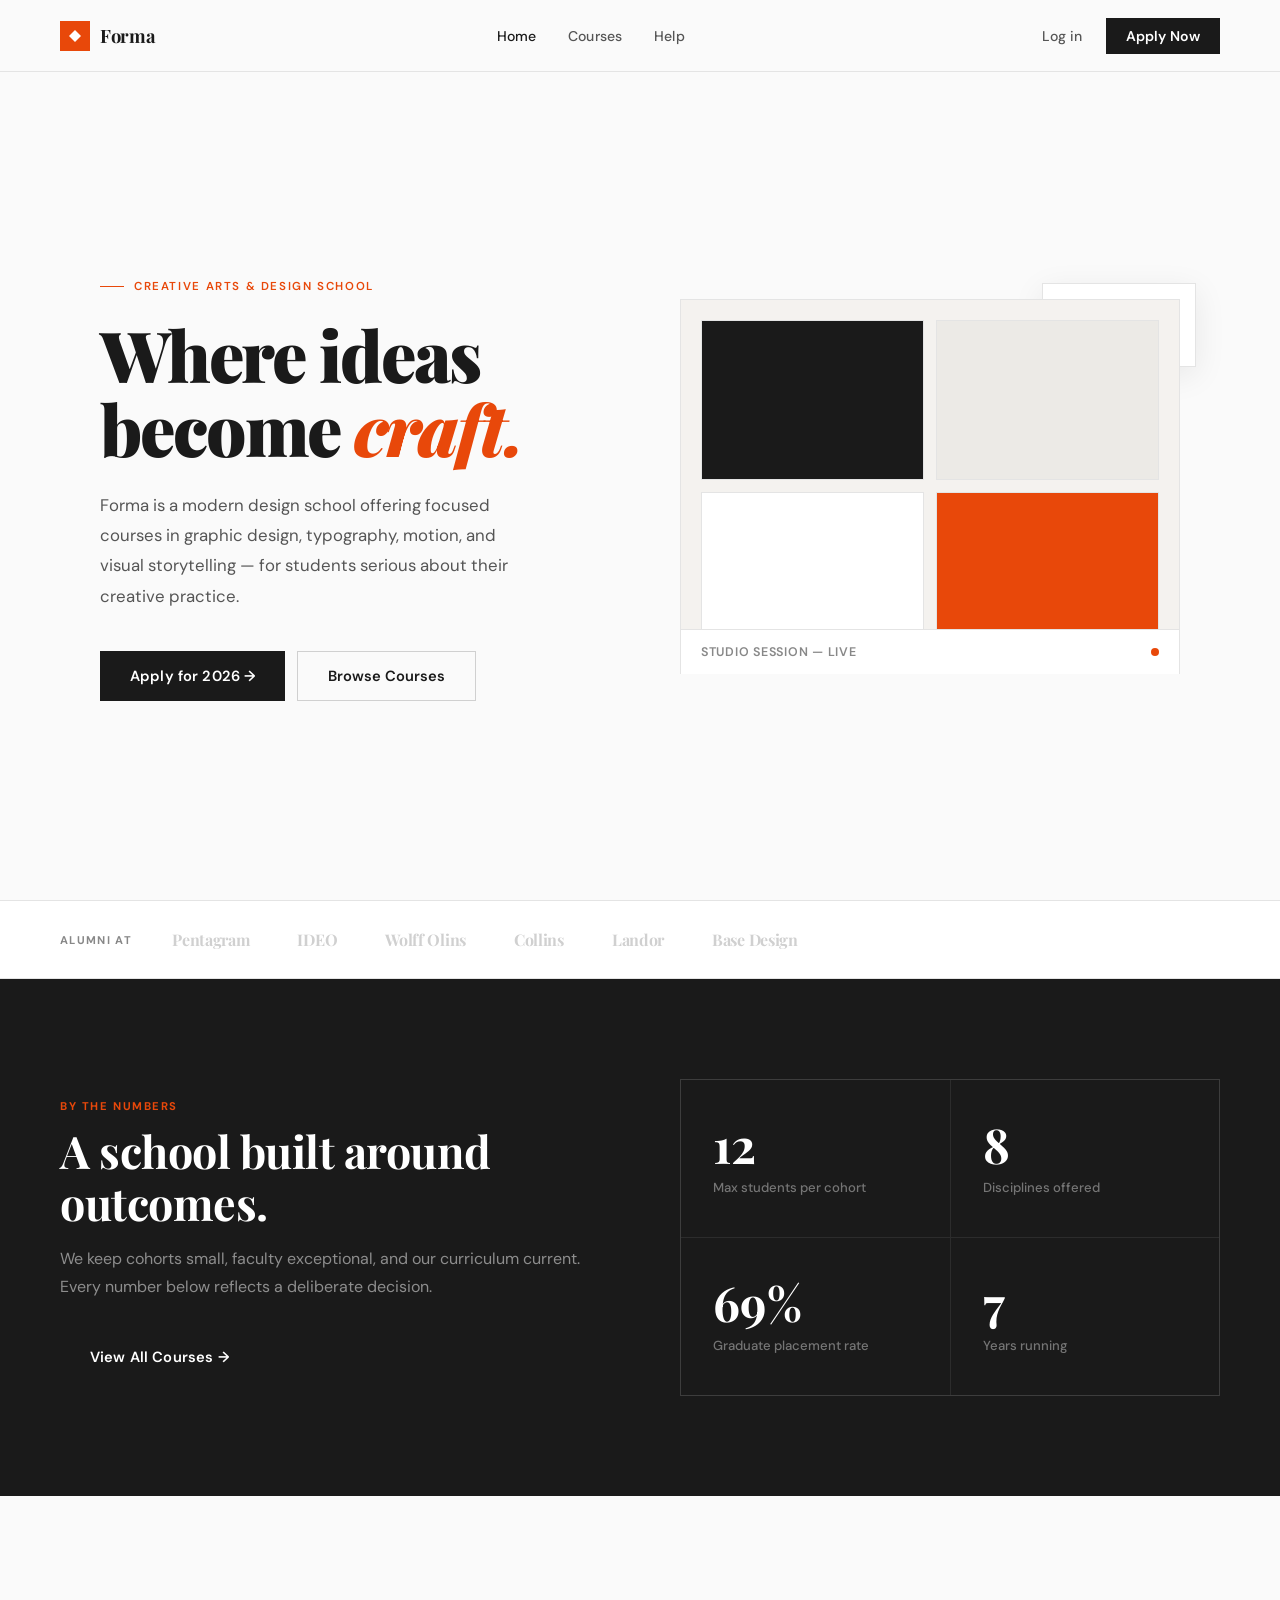
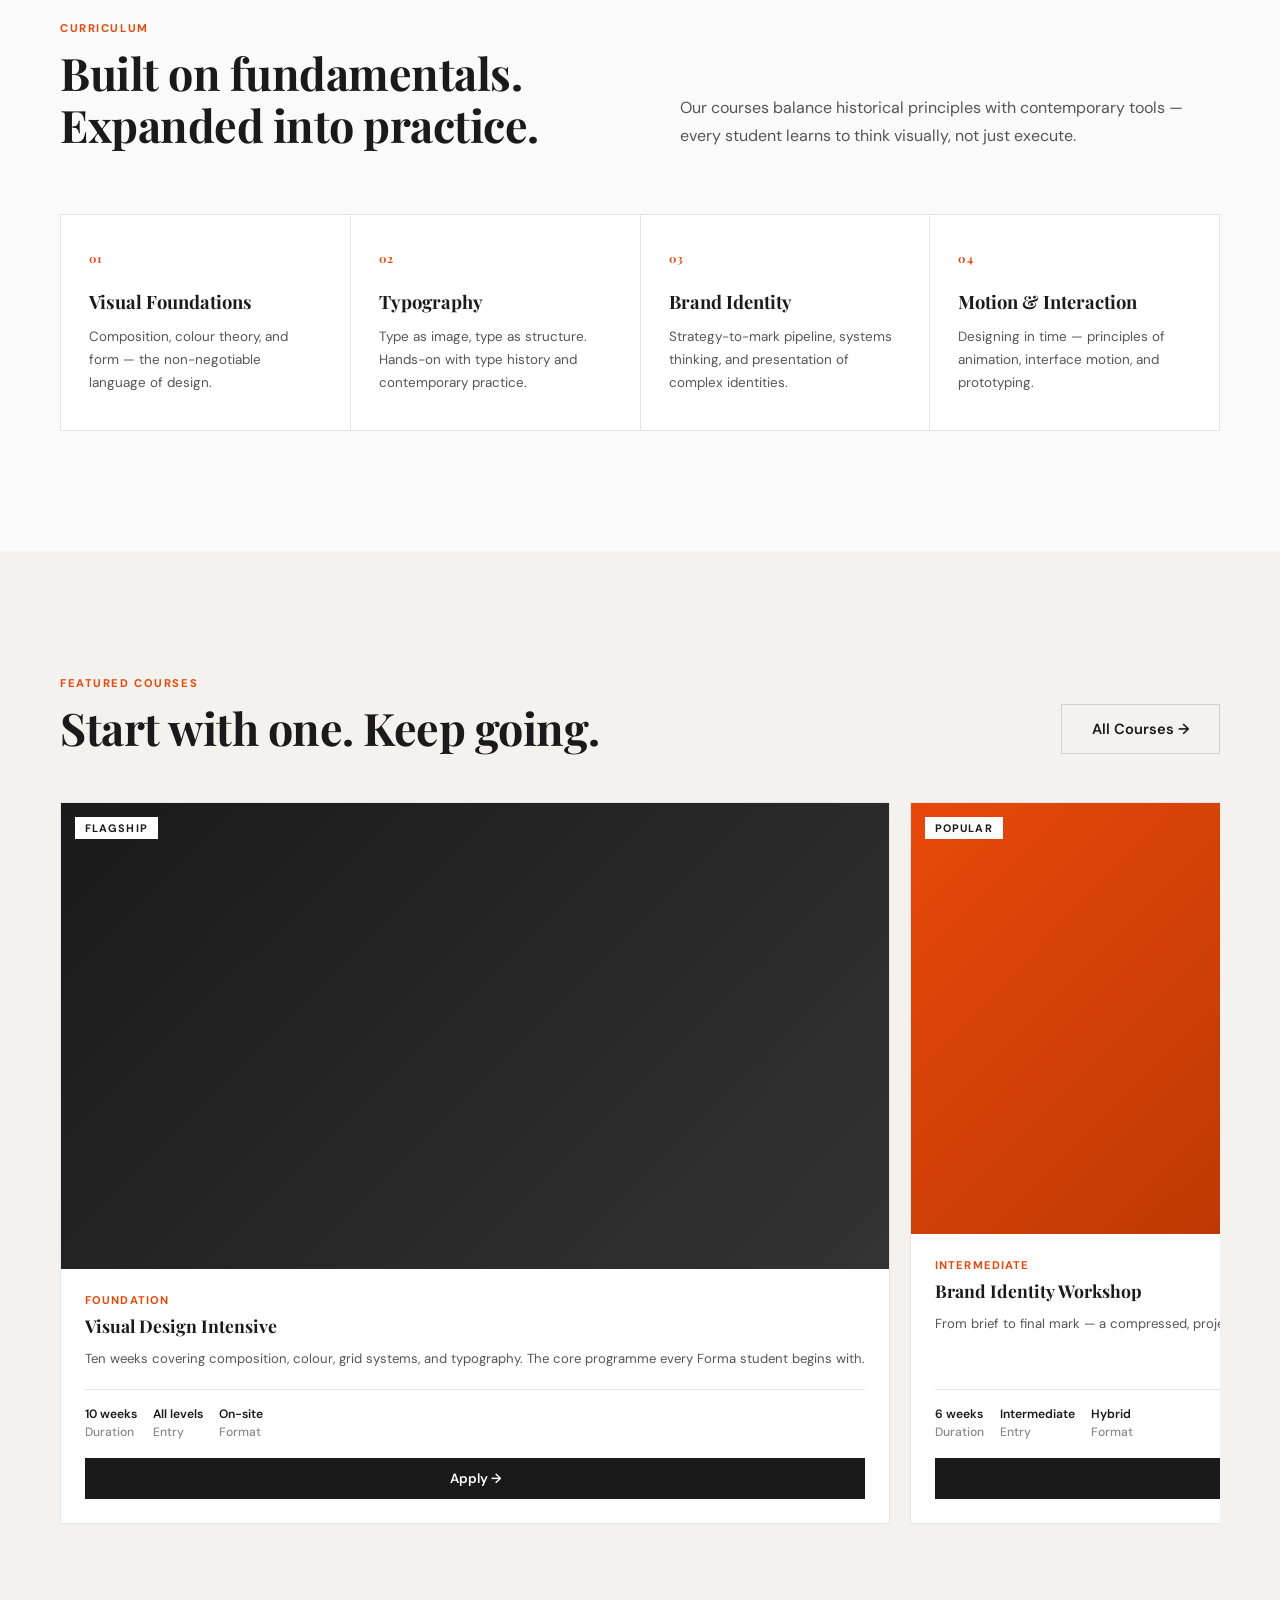
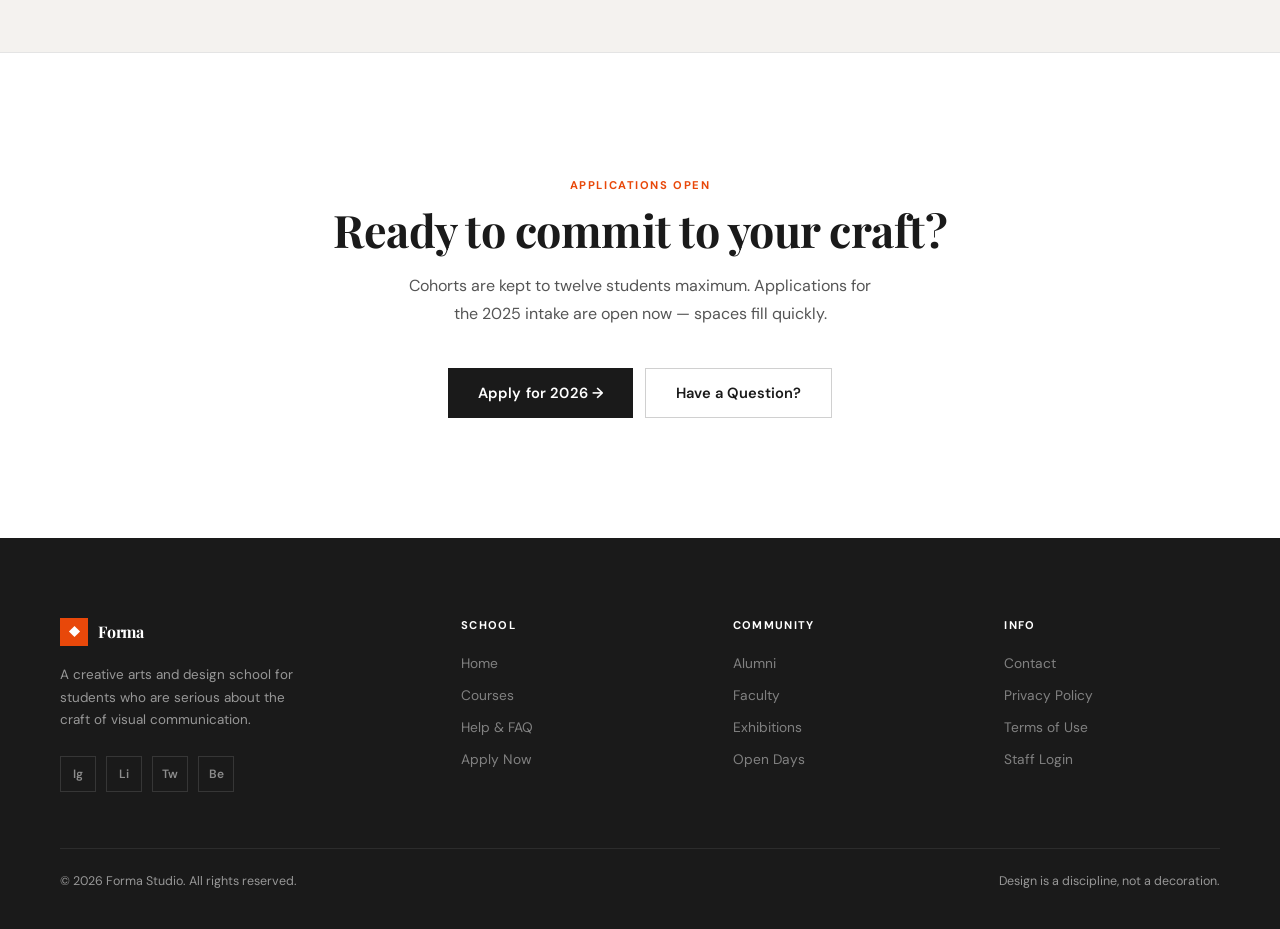
<file: index.html>
<!DOCTYPE html>
<html lang="en">
<head>
<meta charset="UTF-8">
<meta name="viewport" content="width=device-width, initial-scale=1.0">
<title>Forma Studio — Creative Arts & Design School</title>
<link rel="preconnect" href="https://fonts.googleapis.com">
<link rel="preconnect" href="https://fonts.gstatic.com" crossorigin>
<link href="https://fonts.googleapis.com/css2?family=Playfair+Display:ital,wght@0,700;0,900;1,700&family=DM+Sans:wght@300;400;500;600;700&display=swap" rel="stylesheet">
<link rel="stylesheet" href="shared.css">
<style>

/* ── HERO ── */
.hero {
  min-height: 100vh;
  padding: calc(var(--nav-h) + 80px) 40px 80px;
  display: grid;
  grid-template-columns: 1fr 1fr;
  gap: 80px;
  align-items: center;
  max-width: var(--max);
  margin: 0 auto;
}
.hero-eyebrow {
  display: inline-flex; align-items: center; gap: 10px;
  font-size: 0.72rem; font-weight: 600; letter-spacing: 0.14em;
  text-transform: uppercase; color: var(--coral);
  margin-bottom: 24px;
}
.hero-eyebrow::before {
  content: ''; display: block;
  width: 24px; height: 1.5px;
  background: var(--coral);
}
.hero h1 {
  font-family: 'Playfair Display', serif;
  font-size: clamp(3rem, 5.5vw, 5rem);
  font-weight: 900; line-height: 1.05;
  color: var(--ink); letter-spacing: -2px;
  margin-bottom: 24px;
}
.hero h1 em { font-style: italic; color: var(--coral); }
.hero-sub {
  font-size: 1.05rem; color: var(--mid);
  line-height: 1.8; max-width: 420px;
  margin-bottom: 40px; font-weight: 400;
}
.hero-btns { display: flex; gap: 12px; flex-wrap: wrap; }
.btn-primary {
  background: var(--ink); color: white;
  padding: 14px 30px;
  font-family: 'DM Sans', sans-serif; font-weight: 600;
  font-size: 0.92rem; text-decoration: none; border: none;
  cursor: pointer; transition: background 0.2s;
  display: inline-flex; align-items: center; gap: 8px;
  letter-spacing: 0.01em;
}
.btn-primary:hover { background: var(--coral); }
.btn-secondary {
  background: transparent; color: var(--ink);
  padding: 14px 30px; border: 1.5px solid var(--border2);
  font-family: 'DM Sans', sans-serif; font-weight: 600;
  font-size: 0.92rem; text-decoration: none;
  cursor: pointer; transition: all 0.2s;
  display: inline-flex; align-items: center; gap: 8px;
}
.btn-secondary:hover { border-color: var(--ink); }

/* Hero Visual */
.hero-visual { position: relative; }
.hero-canvas {
  aspect-ratio: 4/3;
  background: var(--stone);
  border: 1px solid var(--border);
  display: grid;
  grid-template-columns: 1fr 1fr;
  grid-template-rows: 1fr 1fr;
  gap: 12px;
  padding: 20px;
  position: relative;
}
.hc-block {
  background: white;
  border: 1px solid var(--border);
  display: flex; align-items: center; justify-content: center;
  transition: transform 0.4s ease;
}
.hc-block:hover { transform: scale(0.96); }
.hc-block:nth-child(1) { background: var(--ink); }
.hc-block:nth-child(2) { background: var(--stone2); }
.hc-block:nth-child(3) { background: white; }
.hc-block:nth-child(4) { background: var(--coral); }

.hc-label {
  position: absolute; bottom: -1px; left: 0; right: 0;
  background: white; border-top: 1px solid var(--border);
  padding: 14px 20px;
  display: flex; align-items: center; justify-content: space-between;
}
.hc-label span { font-size: 0.78rem; font-weight: 600; color: var(--soft); letter-spacing: 0.06em; text-transform: uppercase; }
.hc-dot { width: 8px; height: 8px; background: var(--coral); border-radius: 50%; animation: blink 2s ease-in-out infinite; }
@keyframes blink { 0%,100%{opacity:1} 50%{opacity:0.3} }

.hero-badge {
  position: absolute; top: -16px; right: -16px;
  background: white; border: 1px solid var(--border);
  padding: 16px 20px;
  box-shadow: 0 8px 32px rgba(0,0,0,0.08);
  text-align: center; min-width: 110px;
}
.hero-badge-num {
  font-family: 'Playfair Display', serif;
  font-size: 2rem; font-weight: 700; color: var(--ink);
  line-height: 1; display: block;
}
.hero-badge-lbl { font-size: 0.7rem; font-weight: 600; color: var(--soft); letter-spacing: 0.08em; text-transform: uppercase; margin-top: 4px; display: block; }

/* ── LOGOS STRIP ── */
.logos-strip {
  border-top: 1px solid var(--border);
  border-bottom: 1px solid var(--border);
  padding: 28px 40px;
  background: white;
}
.logos-inner {
  max-width: var(--max); margin: 0 auto;
  display: flex; align-items: center;
  gap: 0;
}
.logos-label {
  font-size: 0.7rem; font-weight: 700; letter-spacing: 0.12em;
  text-transform: uppercase; color: var(--soft);
  white-space: nowrap; margin-right: 40px; flex-shrink: 0;
}
.logos-list {
  display: flex; align-items: center; gap: 48px; flex-wrap: wrap;
}
.logo-item {
  font-family: 'Playfair Display', serif;
  font-size: 1rem; font-weight: 700;
  color: var(--border2); letter-spacing: -0.3px;
  transition: color 0.2s;
}
.logo-item:hover { color: var(--soft); }

/* ── STATS ── */
#stats {
  padding: 100px 40px;
  background: var(--ink);
}
.stats-inner {
  max-width: var(--max); margin: 0 auto;
  display: grid; grid-template-columns: 1fr 1fr;
  gap: 80px; align-items: center;
}
.stats-text .eyebrow { color: var(--coral); }
.stats-text .section-h { color: white; margin-bottom: 16px; }
.stats-text .section-p { color: rgba(255,255,255,0.5); margin-bottom: 32px; }
.stats-grid {
  display: grid; grid-template-columns: 1fr 1fr; gap: 1px;
  background: rgba(255,255,255,0.08);
  border: 1px solid rgba(255,255,255,0.08);
}
.s-cell {
  padding: 40px 32px;
  background: var(--ink);
  transition: background 0.2s;
}
.s-cell:hover { background: var(--ink2); }
.s-num {
  font-family: 'Playfair Display', serif;
  font-size: 3rem; font-weight: 700; color: white;
  line-height: 1; margin-bottom: 8px; display: block;
}
.s-lbl { font-size: 0.82rem; font-weight: 500; color: rgba(255,255,255,0.4); }

/* ── WHAT WE TEACH ── */
#what {
  padding: 120px 40px;
  background: var(--bg);
}
.what-inner { max-width: var(--max); margin: 0 auto; }
.what-header { display: grid; grid-template-columns: 1fr 1fr; gap: 80px; align-items: end; margin-bottom: 64px; }
.what-grid { display: grid; grid-template-columns: repeat(4, 1fr); gap: 1px; background: var(--border); border: 1px solid var(--border); }
.w-card {
  background: white; padding: 36px 28px;
  transition: all 0.25s; cursor: default;
}
.w-card:hover { background: var(--stone); }
.w-num {
  font-family: 'Playfair Display', serif;
  font-size: 0.72rem; font-weight: 700; color: var(--coral);
  letter-spacing: 0.12em; margin-bottom: 24px; display: block;
}
.w-title {
  font-family: 'Playfair Display', serif;
  font-size: 1.15rem; font-weight: 700; color: var(--ink);
  margin-bottom: 12px; line-height: 1.3;
}
.w-text { font-size: 0.84rem; color: var(--mid); line-height: 1.7; }

/* ── COURSES ── */
#courses {
  padding: 120px 40px;
  background: var(--stone);
}
.courses-inner { max-width: var(--max); margin: 0 auto; }
.courses-header { display: flex; align-items: flex-end; justify-content: space-between; margin-bottom: 48px; }
.courses-scroll { display: flex; gap: 20px; overflow-x: auto; padding-bottom: 8px; scroll-snap-type: x mandatory; }
.courses-scroll::-webkit-scrollbar { height: 3px; }
.courses-scroll::-webkit-scrollbar-track { background: var(--border); }
.courses-scroll::-webkit-scrollbar-thumb { background: var(--soft); }
.c-card {
  min-width: 300px; background: white; flex-shrink: 0;
  border: 1px solid var(--border);
  scroll-snap-align: start; transition: all 0.25s;
  display: flex; flex-direction: column;
}
.c-card:hover { box-shadow: 0 12px 40px rgba(0,0,0,0.08); transform: translateY(-4px); }
.c-card-img {
  aspect-ratio: 16/9; background: var(--stone2);
  position: relative; overflow: hidden;
  display: flex; align-items: center; justify-content: center;
}
.c-card-tag {
  position: absolute; top: 14px; left: 14px;
  background: white; padding: 4px 10px;
  font-size: 0.68rem; font-weight: 700;
  letter-spacing: 0.1em; text-transform: uppercase; color: var(--ink);
}
.c-card-color { width: 100%; height: 100%; }
.c-card-body { padding: 24px; flex: 1; display: flex; flex-direction: column; }
.c-card-level { font-size: 0.7rem; font-weight: 700; letter-spacing: 0.1em; text-transform: uppercase; color: var(--coral); margin-bottom: 8px; }
.c-card-name { font-family: 'Playfair Display', serif; font-size: 1.1rem; font-weight: 700; color: var(--ink); margin-bottom: 10px; line-height: 1.3; }
.c-card-desc { font-size: 0.82rem; color: var(--mid); line-height: 1.65; flex: 1; margin-bottom: 20px; }
.c-card-meta { display: flex; gap: 16px; padding-top: 16px; border-top: 1px solid var(--border); }
.c-meta-item { font-size: 0.76rem; color: var(--soft); font-weight: 500; }
.c-meta-item strong { color: var(--ink); font-weight: 600; display: block; margin-bottom: 2px; }
.c-card-btn {
  display: block; margin-top: 18px;
  background: var(--ink); color: white;
  padding: 12px 20px; text-align: center;
  font-weight: 600; font-size: 0.84rem;
  text-decoration: none; transition: background 0.2s;
}
.c-card-btn:hover { background: var(--coral); }

/* ── CTA ── */
#cta {
  padding: 120px 40px;
  background: white;
  border-top: 1px solid var(--border);
}
.cta-inner {
  max-width: 700px; margin: 0 auto; text-align: center;
}
.cta-inner .section-h { margin-bottom: 16px; }
.cta-inner .section-p { margin-bottom: 40px; max-width: 480px; margin-left: auto; margin-right: auto; }
.cta-btns { display: flex; gap: 12px; justify-content: center; flex-wrap: wrap; }

/* Responsive */
@media (max-width: 960px) {
  .hero { grid-template-columns: 1fr; gap: 48px; padding-top: calc(var(--nav-h) + 48px); }
  .hero-visual { display: none; }
  .stats-inner { grid-template-columns: 1fr; gap: 48px; }
  .what-grid { grid-template-columns: 1fr 1fr; }
  .what-header { grid-template-columns: 1fr; gap: 16px; }
  .courses-header { flex-direction: column; align-items: flex-start; gap: 16px; }
}
@media (max-width: 600px) {
  .hero { padding-left: 20px; padding-right: 20px; }
  .what-grid { grid-template-columns: 1fr; }
  #stats, #what, #courses, #cta { padding-left: 20px; padding-right: 20px; }
  .logos-strip { padding: 20px; }
}
</style>
</head>
<body>

<!-- NAV -->
<nav>
  <div class="nav-inner">
    <a class="nav-logo" href="index.html">
      <div class="nav-logo-mark">
        <svg viewBox="0 0 14 14"><polygon points="7,1 13,7 7,13 1,7"/></svg>
      </div>
      <span class="nav-logo-text">Forma</span>
    </a>
    <ul class="nav-links">
      <li><a href="index.html" class="active">Home</a></li>
      <li><a href="program.html">Courses</a></li>
      <li><a href="help.html">Help</a></li>
    </ul>
    <div class="nav-auth">
      <a class="nav-login" href="login.html">Log in</a>
      <a class="nav-reg" href="register.html">Apply Now</a>
    </div>
    <button class="nav-hamburger" aria-label="Menu"><span></span><span></span><span></span></button>
  </div>
</nav>

<!-- HERO -->
<section class="hero">
  <div class="hero-left">
    <div class="hero-eyebrow">Creative Arts & Design School</div>
    <h1>Where ideas become <em>craft.</em></h1>
    <p class="hero-sub">Forma is a modern design school offering focused courses in graphic design, typography, motion, and visual storytelling — for students serious about their creative practice.</p>
    <div class="hero-btns">
      <a href="register.html" class="btn-primary">Apply for 2026 →</a>
      <a href="program.html" class="btn-secondary">Browse Courses</a>
    </div>
  </div>
  <div class="hero-visual">
    <div class="hero-badge">
      <span class="hero-badge-num" data-count="94" data-suffix="%">0%</span>
      <span class="hero-badge-lbl">Placement Rate</span>
    </div>
    <div class="hero-canvas">
      <div class="hc-block"></div>
      <div class="hc-block"></div>
      <div class="hc-block"></div>
      <div class="hc-block"></div>
      <div class="hc-label">
        <span>Studio Session — Live</span>
        <span class="hc-dot"></span>
      </div>
    </div>
  </div>
</section>

<!-- LOGOS STRIP -->
<div class="logos-strip">
  <div class="logos-inner">
    <span class="logos-label">Alumni at</span>
    <div class="logos-list">
      <span class="logo-item">Pentagram</span>
      <span class="logo-item">IDEO</span>
      <span class="logo-item">Wolff Olins</span>
      <span class="logo-item">Collins</span>
      <span class="logo-item">Landor</span>
      <span class="logo-item">Base Design</span>
    </div>
  </div>
</div>

<!-- STATS -->
<section id="stats">
  <div class="stats-inner">
    <div class="stats-text fade-up">
      <span class="eyebrow">By the Numbers</span>
      <h2 class="section-h">A school built around outcomes.</h2>
      <p class="section-p">We keep cohorts small, faculty exceptional, and our curriculum current. Every number below reflects a deliberate decision.</p>
      <a href="program.html" class="btn-primary">View All Courses →</a>
    </div>
    <div class="stats-grid fade-up" data-delay="100">
      <div class="s-cell">
        <span class="s-num" data-count="12" data-suffix="">0</span>
        <span class="s-lbl">Max students per cohort</span>
      </div>
      <div class="s-cell">
        <span class="s-num" data-count="8" data-suffix="">0</span>
        <span class="s-lbl">Disciplines offered</span>
      </div>
      <div class="s-cell">
        <span class="s-num" data-count="94" data-suffix="%">0%</span>
        <span class="s-lbl">Graduate placement rate</span>
      </div>
      <div class="s-cell">
        <span class="s-num" data-count="7" data-suffix="">0</span>
        <span class="s-lbl">Years running</span>
      </div>
    </div>
  </div>
</section>

<!-- WHAT WE TEACH -->
<section id="what">
  <div class="what-inner">
    <div class="what-header">
      <div>
        <span class="eyebrow">Curriculum</span>
        <h2 class="section-h">Built on fundamentals. Expanded into practice.</h2>
      </div>
      <p class="section-p">Our courses balance historical principles with contemporary tools — every student learns to think visually, not just execute.</p>
    </div>
    <div class="what-grid">
      <div class="w-card fade-up" data-delay="0">
        <span class="w-num">01</span>
        <div class="w-title">Visual Foundations</div>
        <p class="w-text">Composition, colour theory, and form — the non-negotiable language of design.</p>
      </div>
      <div class="w-card fade-up" data-delay="80">
        <span class="w-num">02</span>
        <div class="w-title">Typography</div>
        <p class="w-text">Type as image, type as structure. Hands-on with type history and contemporary practice.</p>
      </div>
      <div class="w-card fade-up" data-delay="160">
        <span class="w-num">03</span>
        <div class="w-title">Brand Identity</div>
        <p class="w-text">Strategy-to-mark pipeline, systems thinking, and presentation of complex identities.</p>
      </div>
      <div class="w-card fade-up" data-delay="240">
        <span class="w-num">04</span>
        <div class="w-title">Motion & Interaction</div>
        <p class="w-text">Designing in time — principles of animation, interface motion, and prototyping.</p>
      </div>
    </div>
  </div>
</section>

<!-- COURSES -->
<section id="courses">
  <div class="courses-inner">
    <div class="courses-header">
      <div>
        <span class="eyebrow">Featured Courses</span>
        <h2 class="section-h">Start with one. Keep going.</h2>
      </div>
      <a href="program.html" class="btn-secondary">All Courses →</a>
    </div>
    <div class="courses-scroll">

      <div class="c-card">
        <div class="c-card-img">
          <div class="c-card-color" style="background:linear-gradient(135deg,#1a1a1a 0%,#333 100%)"></div>
          <span class="c-card-tag">Flagship</span>
        </div>
        <div class="c-card-body">
          <div class="c-card-level">Foundation</div>
          <div class="c-card-name">Visual Design Intensive</div>
          <p class="c-card-desc">Ten weeks covering composition, colour, grid systems, and typography. The core programme every Forma student begins with.</p>
          <div class="c-card-meta">
            <div class="c-meta-item"><strong>10 weeks</strong>Duration</div>
            <div class="c-meta-item"><strong>All levels</strong>Entry</div>
            <div class="c-meta-item"><strong>On-site</strong>Format</div>
          </div>
          <a href="register.html" class="c-card-btn">Apply →</a>
        </div>
      </div>

      <div class="c-card">
        <div class="c-card-img">
          <div class="c-card-color" style="background:linear-gradient(135deg,var(--coral) 0%,#a33000 100%)"></div>
          <span class="c-card-tag">Popular</span>
        </div>
        <div class="c-card-body">
          <div class="c-card-level">Intermediate</div>
          <div class="c-card-name">Brand Identity Workshop</div>
          <p class="c-card-desc">From brief to final mark — a compressed, project-based deep dive into brand strategy, naming, and identity systems.</p>
          <div class="c-card-meta">
            <div class="c-meta-item"><strong>6 weeks</strong>Duration</div>
            <div class="c-meta-item"><strong>Intermediate</strong>Entry</div>
            <div class="c-meta-item"><strong>Hybrid</strong>Format</div>
          </div>
          <a href="register.html" class="c-card-btn">Apply →</a>
        </div>
      </div>

      <div class="c-card">
        <div class="c-card-img">
          <div class="c-card-color" style="background:linear-gradient(135deg,#3d3530 0%,#6b5a50 100%)"></div>
        </div>
        <div class="c-card-body">
          <div class="c-card-level">Advanced</div>
          <div class="c-card-name">Editorial & Print Design</div>
          <p class="c-card-desc">Long-form publication design, print production, and the enduring craft of editorial layout from books to magazines.</p>
          <div class="c-card-meta">
            <div class="c-meta-item"><strong>8 weeks</strong>Duration</div>
            <div class="c-meta-item"><strong>Advanced</strong>Entry</div>
            <div class="c-meta-item"><strong>On-site</strong>Format</div>
          </div>
          <a href="register.html" class="c-card-btn">Apply →</a>
        </div>
      </div>

      <div class="c-card">
        <div class="c-card-img">
          <div class="c-card-color" style="background:linear-gradient(135deg,#232b38 0%,#3a4a60 100%)"></div>
        </div>
        <div class="c-card-body">
          <div class="c-card-level">Intermediate</div>
          <div class="c-card-name">Motion & UI Animation</div>
          <p class="c-card-desc">Principles of animation applied to interface design — timing, easing, and the invisible glue of great digital products.</p>
          <div class="c-card-meta">
            <div class="c-meta-item"><strong>5 weeks</strong>Duration</div>
            <div class="c-meta-item"><strong>Intermediate</strong>Entry</div>
            <div class="c-meta-item"><strong>Online</strong>Format</div>
          </div>
          <a href="register.html" class="c-card-btn">Apply →</a>
        </div>
      </div>

    </div>
  </div>
</section>

<!-- CTA -->
<section id="cta">
  <div class="cta-inner fade-up">
    <span class="eyebrow">Applications Open</span>
    <h2 class="section-h">Ready to commit to your craft?</h2>
    <p class="section-p">Cohorts are kept to twelve students maximum. Applications for the 2025 intake are open now — spaces fill quickly.</p>
    <div class="cta-btns">
      <a href="register.html" class="btn-primary">Apply for 2026 →</a>
      <a href="help.html" class="btn-secondary">Have a Question?</a>
    </div>
  </div>
</section>

<!-- FOOTER -->
<footer>
  <div class="footer-inner">
    <div class="footer-brand">
      <a class="footer-logo" href="index.html">
        <div class="footer-logo-mark">
          <svg viewBox="0 0 14 14"><polygon points="7,1 13,7 7,13 1,7"/></svg>
        </div>
        <span class="footer-logo-text">Forma</span>
      </a>
      <p class="footer-tagline">A creative arts and design school for students who are serious about the craft of visual communication.</p>
      <div class="footer-socials">
        <a class="social-btn" href="#" aria-label="Instagram">Ig</a>
        <a class="social-btn" href="#" aria-label="LinkedIn">Li</a>
        <a class="social-btn" href="#" aria-label="Twitter">Tw</a>
        <a class="social-btn" href="#" aria-label="Behance">Be</a>
      </div>
    </div>
    <div class="footer-col">
      <h4>School</h4>
      <ul>
        <li><a href="index.html">Home</a></li>
        <li><a href="program.html">Courses</a></li>
        <li><a href="help.html">Help & FAQ</a></li>
        <li><a href="register.html">Apply Now</a></li>
      </ul>
    </div>
    <div class="footer-col">
      <h4>Community</h4>
      <ul>
        <li><a href="#">Alumni</a></li>
        <li><a href="#">Faculty</a></li>
        <li><a href="#">Exhibitions</a></li>
        <li><a href="#">Open Days</a></li>
      </ul>
    </div>
    <div class="footer-col">
      <h4>Info</h4>
      <ul>
        <li><a href="help.html">Contact</a></li>
        <li><a href="#">Privacy Policy</a></li>
        <li><a href="#">Terms of Use</a></li>
        <li><a href="login.html">Staff Login</a></li>
      </ul>
    </div>
  </div>
  <div class="footer-bottom">
    <span>© 2026 Forma Studio. All rights reserved.</span>
    <span>Design is a discipline, not a decoration.</span>
  </div>
</footer>

<script src="shared.js"></script>
</body>
</html>
</file>
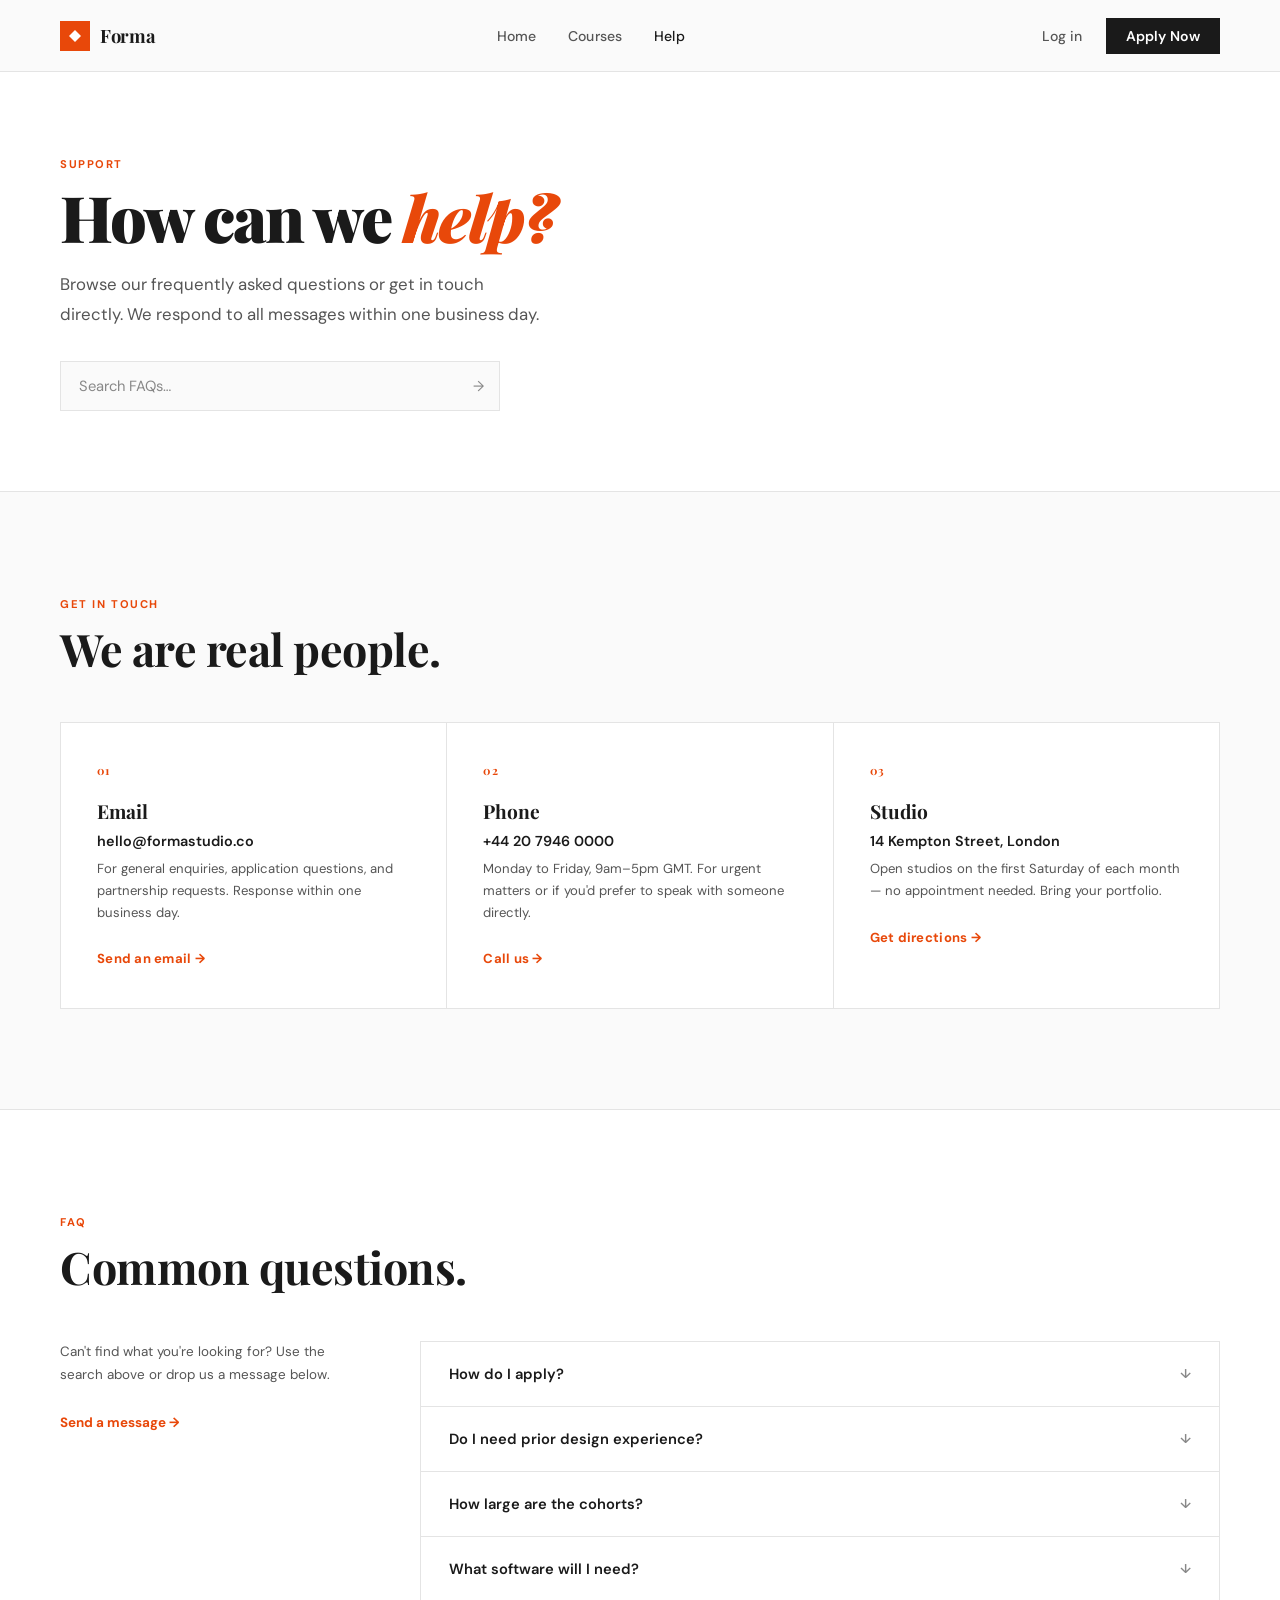
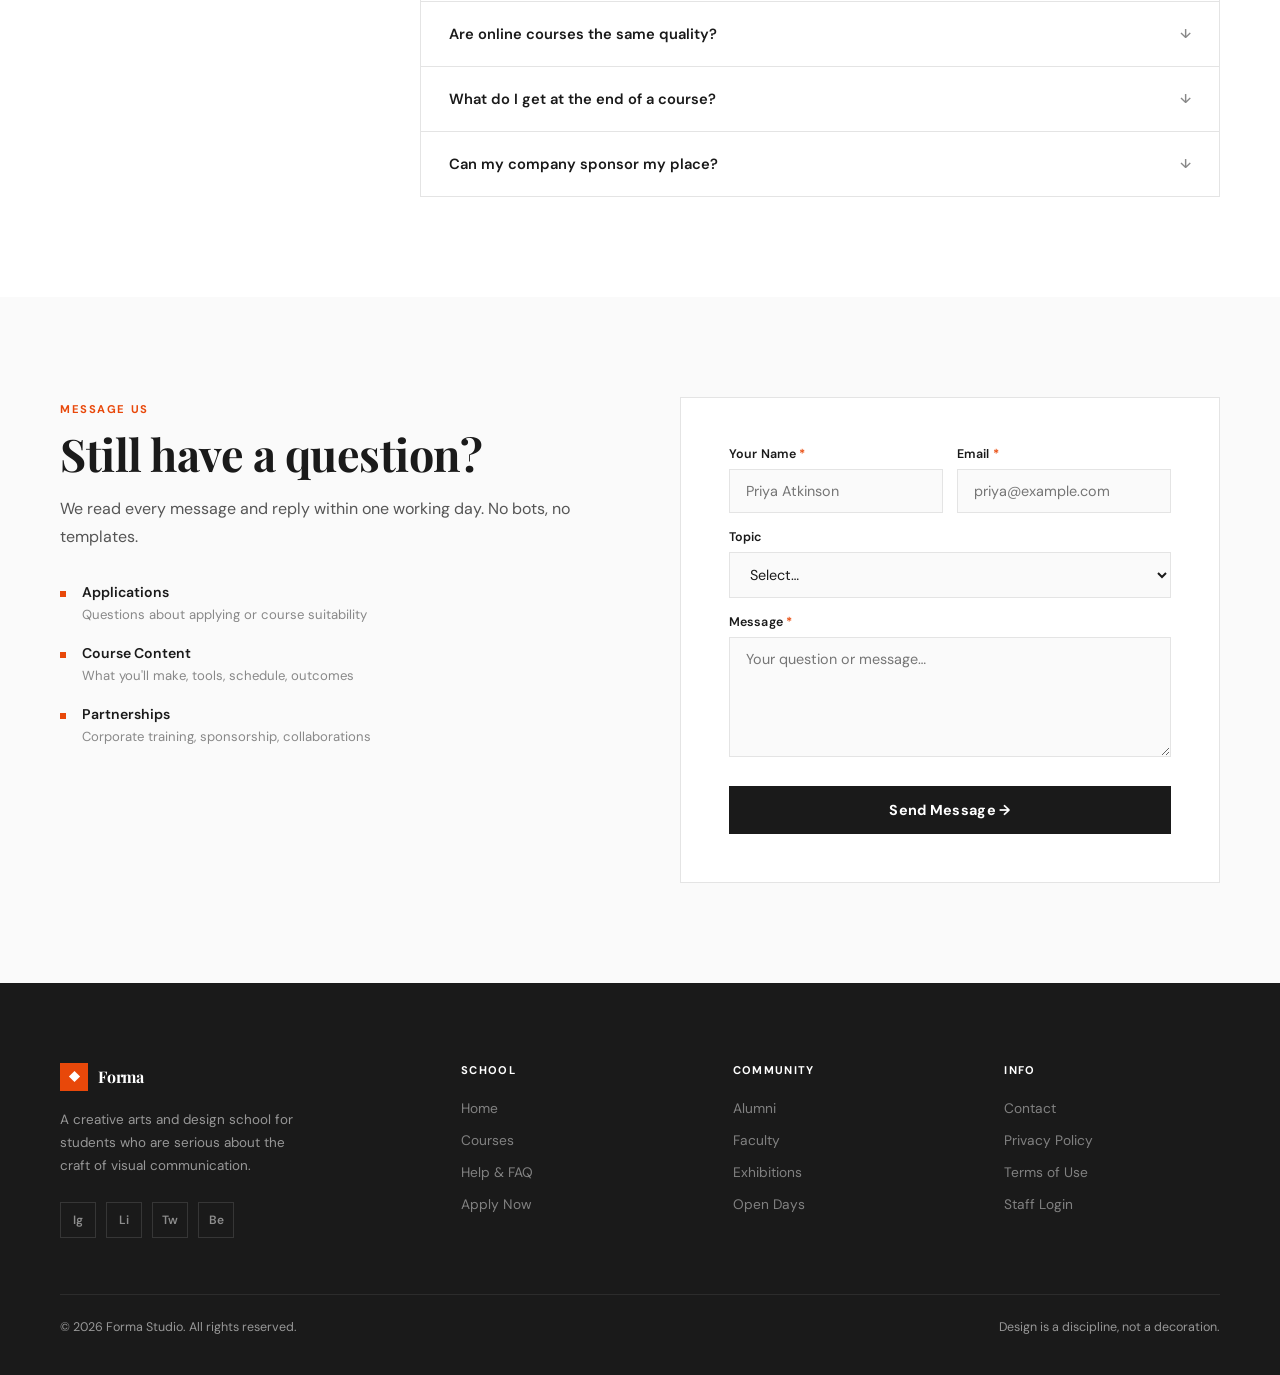
<file: help.html>
<!DOCTYPE html>
<html lang="en">
<head>
<meta charset="UTF-8">
<meta name="viewport" content="width=device-width, initial-scale=1.0">
<title>Help & Contact — Forma Studio</title>
<link rel="preconnect" href="https://fonts.googleapis.com">
<link rel="preconnect" href="https://fonts.gstatic.com" crossorigin>
<link href="https://fonts.googleapis.com/css2?family=Playfair+Display:ital,wght@0,700;0,900;1,700&family=DM+Sans:wght@300;400;500;600;700&display=swap" rel="stylesheet">
<link rel="stylesheet" href="shared.css">
<style>

.page-hero {
  padding: calc(var(--nav-h) + 80px) 40px 80px;
  background: white; border-bottom: 1px solid var(--border);
}
.page-hero-inner { max-width: var(--max); margin: 0 auto; }
.page-hero h1 {
  font-family: 'Playfair Display', serif;
  font-size: clamp(2.6rem, 5vw, 4rem);
  font-weight: 900; color: var(--ink); letter-spacing: -2px;
  line-height: 1.05; margin-bottom: 20px; max-width: 600px;
}
.page-hero h1 em { font-style: italic; color: var(--coral); }
.page-hero p { font-size: 1.05rem; color: var(--mid); line-height: 1.75; max-width: 480px; margin-bottom: 32px; }

.search-wrap { position: relative; max-width: 440px; }
.search-wrap input {
  width: 100%; padding: 14px 50px 14px 18px;
  border: 1.5px solid var(--border);
  font-family: 'DM Sans', sans-serif; font-size: 0.92rem;
  color: var(--ink); outline: none; background: var(--bg);
  transition: border-color 0.18s;
}
.search-wrap input:focus { border-color: var(--ink); background: white; }
.search-wrap input::placeholder { color: var(--soft); }
.search-icon { position: absolute; right: 16px; top: 50%; transform: translateY(-50%); color: var(--soft); font-size: 0.9rem; pointer-events: none; }

/* CONTACT CARDS */
.contact-section { padding: 100px 40px; background: var(--bg); }
.contact-inner { max-width: var(--max); margin: 0 auto; }
.contact-grid { display: grid; grid-template-columns: repeat(3,1fr); gap: 1px; background: var(--border); border: 1px solid var(--border); margin-top: 48px; }
.contact-card {
  background: white; padding: 40px 36px;
  transition: background 0.2s;
}
.contact-card:hover { background: var(--stone); }
.cc-num { font-family: 'Playfair Display', serif; font-size: 0.72rem; font-weight: 700; color: var(--coral); letter-spacing: 0.12em; margin-bottom: 20px; display: block; }
.cc-title { font-family: 'Playfair Display', serif; font-size: 1.2rem; font-weight: 700; color: var(--ink); margin-bottom: 8px; }
.cc-val { font-size: 0.9rem; font-weight: 600; color: var(--ink); margin-bottom: 8px; }
.cc-sub { font-size: 0.82rem; color: var(--mid); line-height: 1.65; margin-bottom: 24px; }
.cc-btn {
  display: inline-flex; align-items: center; gap: 8px;
  font-size: 0.82rem; font-weight: 700; color: var(--coral);
  text-decoration: none; transition: gap 0.2s;
  letter-spacing: 0.02em;
}
.cc-btn:hover { gap: 12px; }

/* FAQ */
.faq-section { padding: 100px 40px; background: white; border-top: 1px solid var(--border); }
.faq-inner { max-width: var(--max); margin: 0 auto; }
.faq-layout { display: grid; grid-template-columns: 280px 1fr; gap: 80px; margin-top: 48px; }
.faq-sidebar .eyebrow { margin-bottom: 16px; }
.faq-sidebar h3 {
  font-family: 'Playfair Display', serif;
  font-size: 1.4rem; font-weight: 700; color: var(--ink);
  margin-bottom: 12px; line-height: 1.3;
}
.faq-sidebar p { font-size: 0.84rem; color: var(--mid); line-height: 1.7; margin-bottom: 24px; }
.faq-sidebar a {
  display: inline-flex; align-items: center; gap: 8px;
  font-size: 0.84rem; font-weight: 700; color: var(--coral);
  text-decoration: none;
}

.faq-list { display: flex; flex-direction: column; gap: 0; border: 1px solid var(--border); }
.faq-item { border-bottom: 1px solid var(--border); }
.faq-item:last-child { border-bottom: none; }
.faq-q {
  width: 100%; background: none; border: none; text-align: left; cursor: pointer;
  padding: 22px 28px; display: flex; justify-content: space-between; align-items: center;
  font-family: 'DM Sans', sans-serif; font-size: 0.92rem; font-weight: 600; color: var(--ink);
  transition: background 0.18s;
}
.faq-q:hover { background: var(--stone); }
.faq-arrow { font-size: 0.8rem; color: var(--soft); transition: transform 0.25s; }
.faq-item.open .faq-arrow { transform: rotate(180deg); }
.faq-a {
  max-height: 0; overflow: hidden;
  transition: max-height 0.3s ease, padding 0.3s;
  font-size: 0.88rem; color: var(--mid); line-height: 1.8;
}
.faq-item.open .faq-a { max-height: 400px; padding: 0 28px 22px; }

/* CONTACT FORM */
.form-section { padding: 100px 40px; background: var(--bg); }
.form-inner { max-width: var(--max); margin: 0 auto; display: grid; grid-template-columns: 1fr 1fr; gap: 80px; align-items: start; }
.form-text .section-h { margin-bottom: 16px; }
.form-text .section-p { margin-bottom: 32px; }
.form-text-detail { display: flex; flex-direction: column; gap: 20px; }
.ftd-item { display: flex; gap: 16px; align-items: flex-start; }
.ftd-bullet { width: 6px; height: 6px; background: var(--coral); flex-shrink: 0; margin-top: 8px; }
.ftd-text strong { display: block; font-weight: 600; color: var(--ink); font-size: 0.88rem; margin-bottom: 2px; }
.ftd-text span { font-size: 0.82rem; color: var(--soft); }

.form-wrap { background: white; border: 1px solid var(--border); padding: 48px; }
.fg { margin-bottom: 16px; }
.fg label { display: block; font-weight: 600; font-size: 0.78rem; margin-bottom: 7px; color: var(--ink); letter-spacing: 0.01em; }
.req { color: var(--coral); }
.fg input, .fg select, .fg textarea {
  width: 100%; padding: 12px 16px; border: 1.5px solid var(--border);
  font-family: 'DM Sans', sans-serif; font-size: 0.9rem; outline: none;
  transition: border-color 0.18s; background: var(--bg); color: var(--ink);
}
.fg input:focus, .fg select:focus, .fg textarea:focus { border-color: var(--ink); background: white; }
.fg textarea { resize: vertical; min-height: 120px; }
.form-row { display: grid; grid-template-columns: 1fr 1fr; gap: 14px; }
.btn-send {
  width: 100%; padding: 15px; margin-top: 8px;
  background: var(--ink); color: white;
  font-family: 'DM Sans', sans-serif; font-weight: 700;
  font-size: 0.9rem; border: none; cursor: pointer;
  transition: background 0.2s; letter-spacing: 0.02em;
}
.btn-send:hover { background: var(--coral); }

@media (max-width: 960px) {
  .contact-grid { grid-template-columns: 1fr; }
  .faq-layout { grid-template-columns: 1fr; gap: 40px; }
  .form-inner { grid-template-columns: 1fr; gap: 48px; }
  .page-hero, .contact-section, .faq-section, .form-section { padding-left: 20px; padding-right: 20px; }
  .form-row { grid-template-columns: 1fr; }
  .form-wrap { padding: 28px 20px; }
}
</style>
</head>
<body>

<nav>
  <div class="nav-inner">
    <a class="nav-logo" href="index.html">
      <div class="nav-logo-mark"><svg viewBox="0 0 14 14"><polygon points="7,1 13,7 7,13 1,7"/></svg></div>
      <span class="nav-logo-text">Forma</span>
    </a>
    <ul class="nav-links">
      <li><a href="index.html">Home</a></li>
      <li><a href="program.html">Courses</a></li>
      <li><a href="help.html" class="active">Help</a></li>
    </ul>
    <div class="nav-auth">
      <a class="nav-login" href="login.html">Log in</a>
      <a class="nav-reg" href="register.html">Apply Now</a>
    </div>
    <button class="nav-hamburger" aria-label="Menu"><span></span><span></span><span></span></button>
  </div>
</nav>

<!-- HERO -->
<section class="page-hero">
  <div class="page-hero-inner">
    <span class="eyebrow">Support</span>
    <h1>How can we <em>help?</em></h1>
    <p>Browse our frequently asked questions or get in touch directly. We respond to all messages within one business day.</p>
    <div class="search-wrap">
      <input type="text" placeholder="Search FAQs…" id="faqSearch">
      <span class="search-icon">→</span>
    </div>
  </div>
</section>

<!-- CONTACT CARDS -->
<section class="contact-section">
  <div class="contact-inner">
    <div class="fade-up">
      <span class="eyebrow">Get in Touch</span>
      <h2 class="section-h">We are real people.</h2>
    </div>
    <div class="contact-grid">
      <div class="contact-card fade-up">
        <span class="cc-num">01</span>
        <div class="cc-title">Email</div>
        <div class="cc-val">hello@formastudio.co</div>
        <p class="cc-sub">For general enquiries, application questions, and partnership requests. Response within one business day.</p>
        <a href="mailto:hello@formastudio.co" class="cc-btn">Send an email →</a>
      </div>
      <div class="contact-card fade-up" data-delay="80">
        <span class="cc-num">02</span>
        <div class="cc-title">Phone</div>
        <div class="cc-val">+44 20 7946 0000</div>
        <p class="cc-sub">Monday to Friday, 9am–5pm GMT. For urgent matters or if you'd prefer to speak with someone directly.</p>
        <a href="tel:+442079460000" class="cc-btn">Call us →</a>
      </div>
      <div class="contact-card fade-up" data-delay="160">
        <span class="cc-num">03</span>
        <div class="cc-title">Studio</div>
        <div class="cc-val">14 Kempton Street, London</div>
        <p class="cc-sub">Open studios on the first Saturday of each month — no appointment needed. Bring your portfolio.</p>
        <a href="#" class="cc-btn">Get directions →</a>
      </div>
    </div>
  </div>
</section>

<!-- FAQ -->
<section class="faq-section">
  <div class="faq-inner fade-up">
    <div>
      <span class="eyebrow">FAQ</span>
      <h2 class="section-h">Common questions.</h2>
    </div>
    <div class="faq-layout">
      <div class="faq-sidebar">
        <p>Can't find what you're looking for? Use the search above or drop us a message below.</p>
        <a href="#contact-form">Send a message →</a>
      </div>
      <div class="faq-list" id="faqList">

        <div class="faq-item">
          <button class="faq-q" onclick="toggleFaq(this)">How do I apply? <span class="faq-arrow">↓</span></button>
          <div class="faq-a">Click "Apply Now" on any page and complete the application form. We review all applications and respond within five business days. There is no fee to apply.</div>
        </div>
        <div class="faq-item">
          <button class="faq-q" onclick="toggleFaq(this)">Do I need prior design experience? <span class="faq-arrow">↓</span></button>
          <div class="faq-a">It depends on the course. Our Foundation courses — Visual Design Intensive and Drawing for Designers — accept complete beginners. Intermediate and Advanced courses require some prior design exposure. When in doubt, apply and we'll advise you on the right starting point.</div>
        </div>
        <div class="faq-item">
          <button class="faq-q" onclick="toggleFaq(this)">How large are the cohorts? <span class="faq-arrow">↓</span></button>
          <div class="faq-a">We cap every cohort at twelve students. This is deliberate — we believe meaningful critique and instructor attention require a small group. It also means spaces are limited and fill up quickly each intake.</div>
        </div>
        <div class="faq-item">
          <button class="faq-q" onclick="toggleFaq(this)">What software will I need? <span class="faq-arrow">↓</span></button>
          <div class="faq-a">Most courses use Adobe Creative Suite (Illustrator, InDesign, Photoshop, After Effects). A subscription to Creative Cloud is recommended. Some courses also use Figma, which is free. We provide full software lists after acceptance.</div>
        </div>
        <div class="faq-item">
          <button class="faq-q" onclick="toggleFaq(this)">Are online courses the same quality? <span class="faq-arrow">↓</span></button>
          <div class="faq-a">Yes. Online courses follow the same curriculum, same faculty, and same critique structure as on-site courses. Sessions are live, not pre-recorded. The only difference is you are not in the same room as your cohort — though many online students tell us the asynchronous flexibility suits them well.</div>
        </div>
        <div class="faq-item">
          <button class="faq-q" onclick="toggleFaq(this)">What do I get at the end of a course? <span class="faq-arrow">↓</span></button>
          <div class="faq-a">Every course concludes with a final project and a group critique. You will have portfolio-ready work, instructor feedback notes, and a certificate of completion from Forma Studio. Alumni also receive ongoing access to our graduate community.</div>
        </div>
        <div class="faq-item">
          <button class="faq-q" onclick="toggleFaq(this)">Can my company sponsor my place? <span class="faq-arrow">↓</span></button>
          <div class="faq-a">Yes — we handle corporate invoicing and can issue documentation required for employer reimbursement or training budgets. Get in touch at hello@formastudio.co with the subject line "Corporate Sponsorship" and we will assist.</div>
        </div>

      </div>
    </div>
  </div>
</section>

<!-- CONTACT FORM -->
<section class="form-section" id="contact-form">
  <div class="form-inner">
    <div class="form-text fade-up">
      <span class="eyebrow">Message Us</span>
      <h2 class="section-h">Still have a question?</h2>
      <p class="section-p">We read every message and reply within one working day. No bots, no templates.</p>
      <div class="form-text-detail">
        <div class="ftd-item">
          <div class="ftd-bullet"></div>
          <div class="ftd-text"><strong>Applications</strong><span>Questions about applying or course suitability</span></div>
        </div>
        <div class="ftd-item">
          <div class="ftd-bullet"></div>
          <div class="ftd-text"><strong>Course Content</strong><span>What you'll make, tools, schedule, outcomes</span></div>
        </div>
        <div class="ftd-item">
          <div class="ftd-bullet"></div>
          <div class="ftd-text"><strong>Partnerships</strong><span>Corporate training, sponsorship, collaborations</span></div>
        </div>
      </div>
    </div>
    <div class="form-wrap fade-up" data-delay="120">
      <form onsubmit="handleContact(event)" novalidate>
        <div class="form-row">
          <div class="fg"><label>Your Name <span class="req">*</span></label><input type="text" placeholder="Priya Atkinson" required></div>
          <div class="fg"><label>Email <span class="req">*</span></label><input type="email" placeholder="priya@example.com" required></div>
        </div>
        <div class="fg">
          <label>Topic</label>
          <select>
            <option value="">Select…</option>
            <option>Application Query</option>
            <option>Course Content</option>
            <option>Scheduling & Format</option>
            <option>Corporate / Sponsorship</option>
            <option>General Enquiry</option>
          </select>
        </div>
        <div class="fg"><label>Message <span class="req">*</span></label><textarea placeholder="Your question or message…" required></textarea></div>
        <button type="submit" class="btn-send">Send Message →</button>
      </form>
    </div>
  </div>
</section>

<!-- FOOTER -->
<footer>
  <div class="footer-inner">
    <div class="footer-brand">
      <a class="footer-logo" href="index.html">
        <div class="footer-logo-mark"><svg viewBox="0 0 14 14"><polygon points="7,1 13,7 7,13 1,7"/></svg></div>
        <span class="footer-logo-text">Forma</span>
      </a>
      <p class="footer-tagline">A creative arts and design school for students who are serious about the craft of visual communication.</p>
      <div class="footer-socials">
        <a class="social-btn" href="#" aria-label="Instagram">Ig</a>
        <a class="social-btn" href="#" aria-label="LinkedIn">Li</a>
        <a class="social-btn" href="#" aria-label="Twitter">Tw</a>
        <a class="social-btn" href="#" aria-label="Behance">Be</a>
      </div>
    </div>
    <div class="footer-col"><h4>School</h4><ul><li><a href="index.html">Home</a></li><li><a href="program.html">Courses</a></li><li><a href="help.html">Help & FAQ</a></li><li><a href="register.html">Apply Now</a></li></ul></div>
    <div class="footer-col"><h4>Community</h4><ul><li><a href="#">Alumni</a></li><li><a href="#">Faculty</a></li><li><a href="#">Exhibitions</a></li><li><a href="#">Open Days</a></li></ul></div>
    <div class="footer-col"><h4>Info</h4><ul><li><a href="help.html">Contact</a></li><li><a href="#">Privacy Policy</a></li><li><a href="#">Terms of Use</a></li><li><a href="login.html">Staff Login</a></li></ul></div>
  </div>
  <div class="footer-bottom">
    <span>© 2026 Forma Studio. All rights reserved.</span>
    <span>Design is a discipline, not a decoration.</span>
  </div>
</footer>

<script src="shared.js"></script>
<script>
function toggleFaq(btn) {
  const item = btn.closest('.faq-item');
  const isOpen = item.classList.contains('open');
  document.querySelectorAll('.faq-item.open').forEach(i => i.classList.remove('open'));
  if (!isOpen) item.classList.add('open');
}

document.getElementById('faqSearch').addEventListener('input', function() {
  const q = this.value.toLowerCase();
  document.querySelectorAll('.faq-item').forEach(item => {
    const text = item.textContent.toLowerCase();
    item.style.display = text.includes(q) ? '' : 'none';
  });
});

function handleContact(e) {
  e.preventDefault();
  showToast('Message sent — we will reply within one business day.');
}
</script>
</body>
</html>
</file>
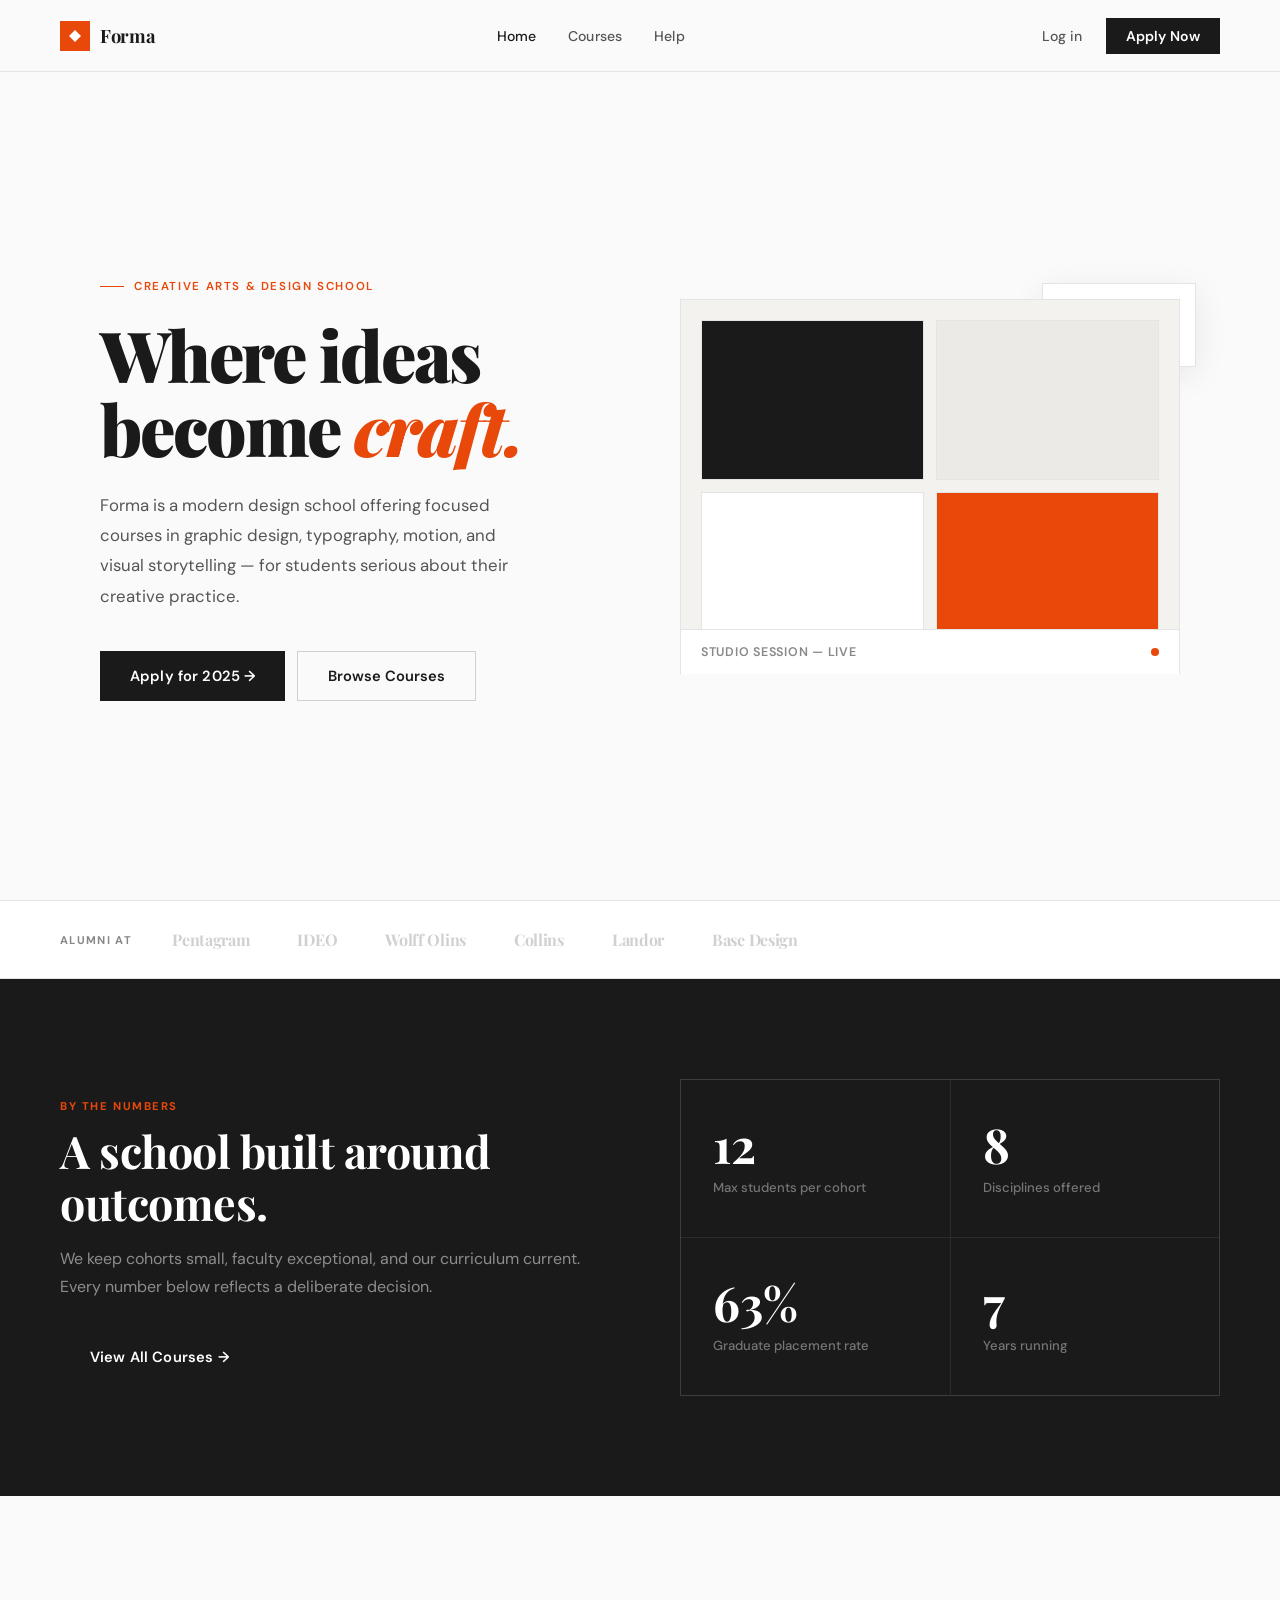
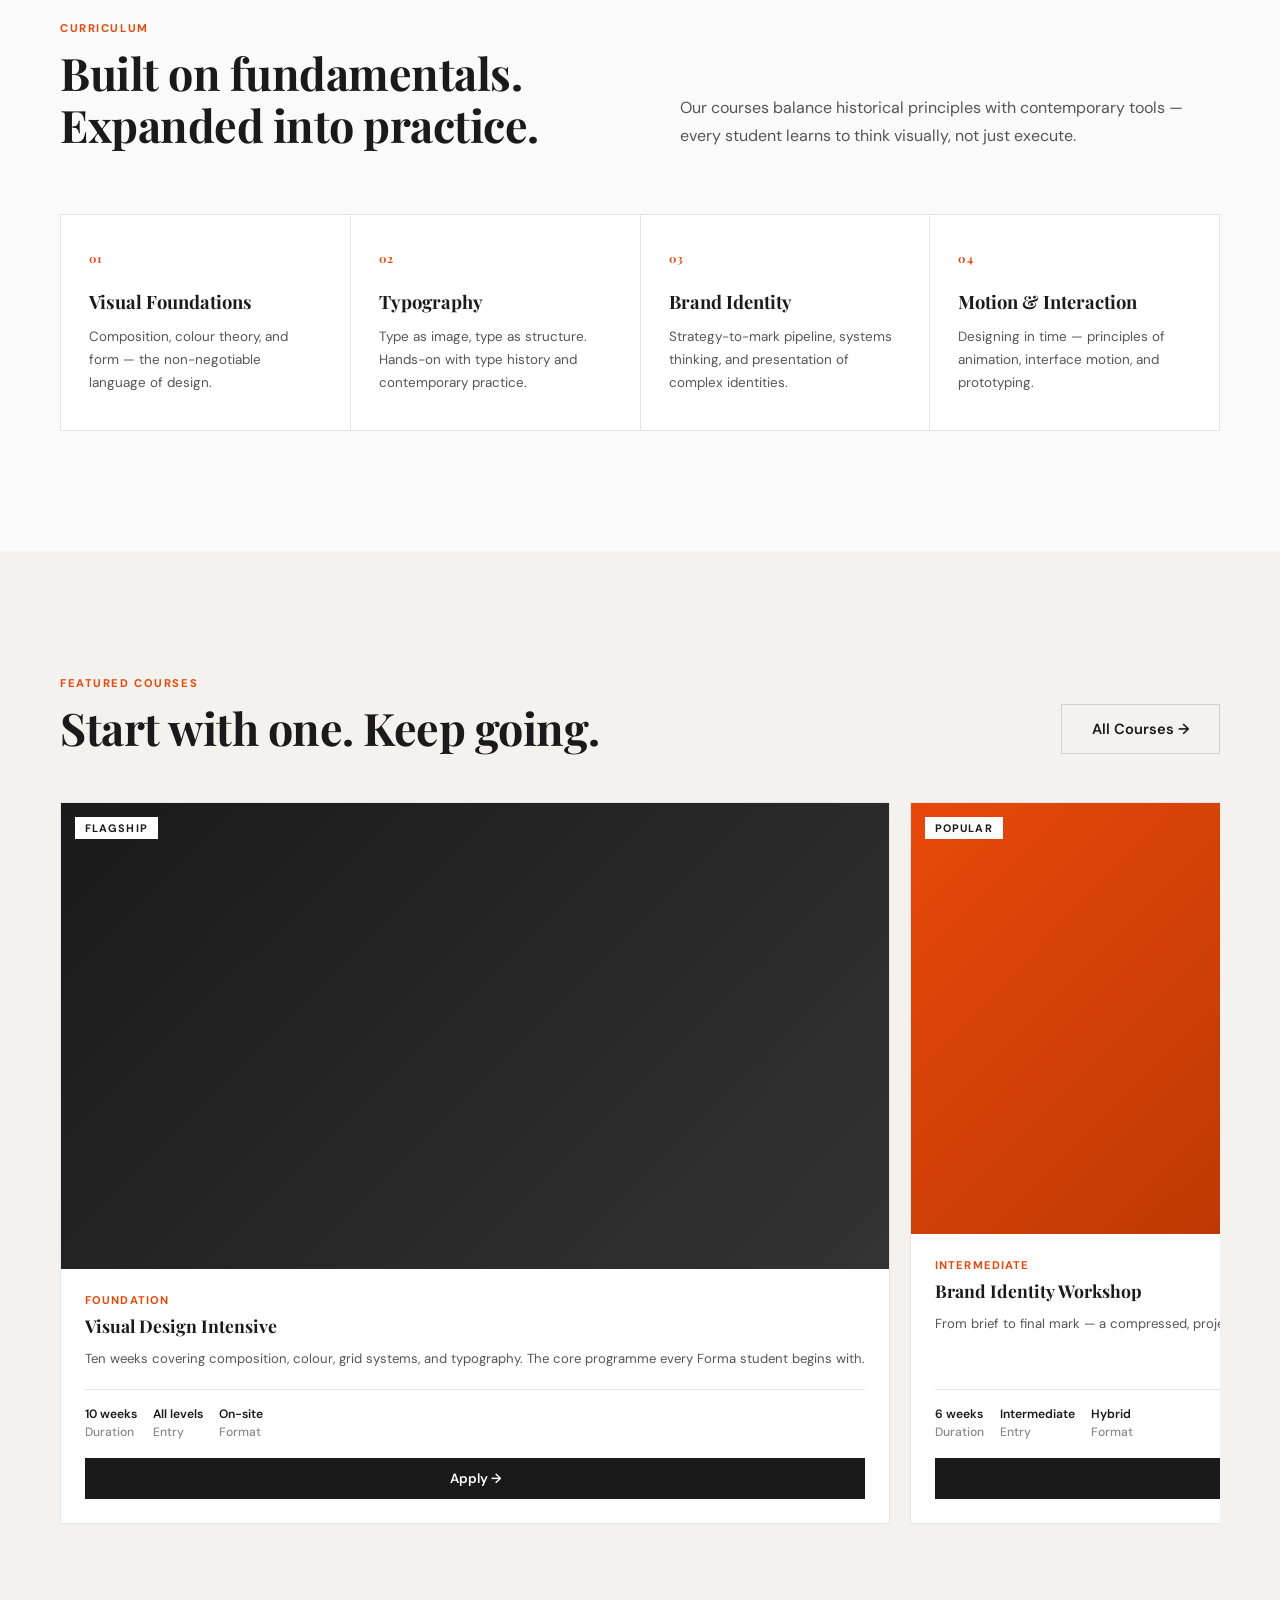
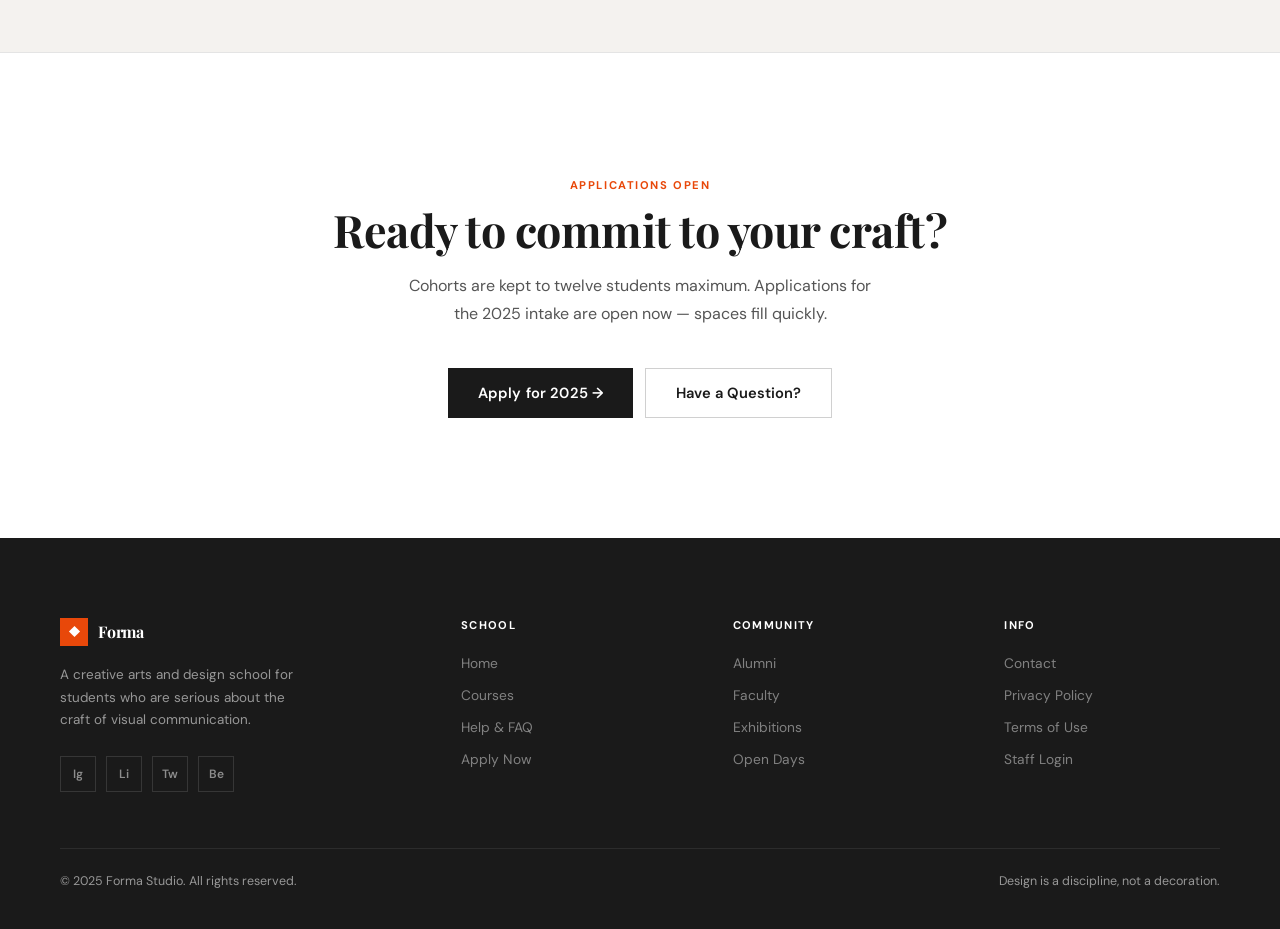
<file: home.html>
<!DOCTYPE html>
<html lang="en">
<head>
<meta charset="UTF-8">
<meta name="viewport" content="width=device-width, initial-scale=1.0">
<title>Forma Studio — Creative Arts & Design School</title>
<link rel="preconnect" href="https://fonts.googleapis.com">
<link rel="preconnect" href="https://fonts.gstatic.com" crossorigin>
<link href="https://fonts.googleapis.com/css2?family=Playfair+Display:ital,wght@0,700;0,900;1,700&family=DM+Sans:wght@300;400;500;600;700&display=swap" rel="stylesheet">
<link rel="stylesheet" href="shared.css">
<style>

/* ── HERO ── */
.hero {
  min-height: 100vh;
  padding: calc(var(--nav-h) + 80px) 40px 80px;
  display: grid;
  grid-template-columns: 1fr 1fr;
  gap: 80px;
  align-items: center;
  max-width: var(--max);
  margin: 0 auto;
}
.hero-eyebrow {
  display: inline-flex; align-items: center; gap: 10px;
  font-size: 0.72rem; font-weight: 600; letter-spacing: 0.14em;
  text-transform: uppercase; color: var(--coral);
  margin-bottom: 24px;
}
.hero-eyebrow::before {
  content: ''; display: block;
  width: 24px; height: 1.5px;
  background: var(--coral);
}
.hero h1 {
  font-family: 'Playfair Display', serif;
  font-size: clamp(3rem, 5.5vw, 5rem);
  font-weight: 900; line-height: 1.05;
  color: var(--ink); letter-spacing: -2px;
  margin-bottom: 24px;
}
.hero h1 em { font-style: italic; color: var(--coral); }
.hero-sub {
  font-size: 1.05rem; color: var(--mid);
  line-height: 1.8; max-width: 420px;
  margin-bottom: 40px; font-weight: 400;
}
.hero-btns { display: flex; gap: 12px; flex-wrap: wrap; }
.btn-primary {
  background: var(--ink); color: white;
  padding: 14px 30px;
  font-family: 'DM Sans', sans-serif; font-weight: 600;
  font-size: 0.92rem; text-decoration: none; border: none;
  cursor: pointer; transition: background 0.2s;
  display: inline-flex; align-items: center; gap: 8px;
  letter-spacing: 0.01em;
}
.btn-primary:hover { background: var(--coral); }
.btn-secondary {
  background: transparent; color: var(--ink);
  padding: 14px 30px; border: 1.5px solid var(--border2);
  font-family: 'DM Sans', sans-serif; font-weight: 600;
  font-size: 0.92rem; text-decoration: none;
  cursor: pointer; transition: all 0.2s;
  display: inline-flex; align-items: center; gap: 8px;
}
.btn-secondary:hover { border-color: var(--ink); }

/* Hero Visual */
.hero-visual { position: relative; }
.hero-canvas {
  aspect-ratio: 4/3;
  background: var(--stone);
  border: 1px solid var(--border);
  display: grid;
  grid-template-columns: 1fr 1fr;
  grid-template-rows: 1fr 1fr;
  gap: 12px;
  padding: 20px;
  position: relative;
}
.hc-block {
  background: white;
  border: 1px solid var(--border);
  display: flex; align-items: center; justify-content: center;
  transition: transform 0.4s ease;
}
.hc-block:hover { transform: scale(0.96); }
.hc-block:nth-child(1) { background: var(--ink); }
.hc-block:nth-child(2) { background: var(--stone2); }
.hc-block:nth-child(3) { background: white; }
.hc-block:nth-child(4) { background: var(--coral); }

.hc-label {
  position: absolute; bottom: -1px; left: 0; right: 0;
  background: white; border-top: 1px solid var(--border);
  padding: 14px 20px;
  display: flex; align-items: center; justify-content: space-between;
}
.hc-label span { font-size: 0.78rem; font-weight: 600; color: var(--soft); letter-spacing: 0.06em; text-transform: uppercase; }
.hc-dot { width: 8px; height: 8px; background: var(--coral); border-radius: 50%; animation: blink 2s ease-in-out infinite; }
@keyframes blink { 0%,100%{opacity:1} 50%{opacity:0.3} }

.hero-badge {
  position: absolute; top: -16px; right: -16px;
  background: white; border: 1px solid var(--border);
  padding: 16px 20px;
  box-shadow: 0 8px 32px rgba(0,0,0,0.08);
  text-align: center; min-width: 110px;
}
.hero-badge-num {
  font-family: 'Playfair Display', serif;
  font-size: 2rem; font-weight: 700; color: var(--ink);
  line-height: 1; display: block;
}
.hero-badge-lbl { font-size: 0.7rem; font-weight: 600; color: var(--soft); letter-spacing: 0.08em; text-transform: uppercase; margin-top: 4px; display: block; }

/* ── LOGOS STRIP ── */
.logos-strip {
  border-top: 1px solid var(--border);
  border-bottom: 1px solid var(--border);
  padding: 28px 40px;
  background: white;
}
.logos-inner {
  max-width: var(--max); margin: 0 auto;
  display: flex; align-items: center;
  gap: 0;
}
.logos-label {
  font-size: 0.7rem; font-weight: 700; letter-spacing: 0.12em;
  text-transform: uppercase; color: var(--soft);
  white-space: nowrap; margin-right: 40px; flex-shrink: 0;
}
.logos-list {
  display: flex; align-items: center; gap: 48px; flex-wrap: wrap;
}
.logo-item {
  font-family: 'Playfair Display', serif;
  font-size: 1rem; font-weight: 700;
  color: var(--border2); letter-spacing: -0.3px;
  transition: color 0.2s;
}
.logo-item:hover { color: var(--soft); }

/* ── STATS ── */
#stats {
  padding: 100px 40px;
  background: var(--ink);
}
.stats-inner {
  max-width: var(--max); margin: 0 auto;
  display: grid; grid-template-columns: 1fr 1fr;
  gap: 80px; align-items: center;
}
.stats-text .eyebrow { color: var(--coral); }
.stats-text .section-h { color: white; margin-bottom: 16px; }
.stats-text .section-p { color: rgba(255,255,255,0.5); margin-bottom: 32px; }
.stats-grid {
  display: grid; grid-template-columns: 1fr 1fr; gap: 1px;
  background: rgba(255,255,255,0.08);
  border: 1px solid rgba(255,255,255,0.08);
}
.s-cell {
  padding: 40px 32px;
  background: var(--ink);
  transition: background 0.2s;
}
.s-cell:hover { background: var(--ink2); }
.s-num {
  font-family: 'Playfair Display', serif;
  font-size: 3rem; font-weight: 700; color: white;
  line-height: 1; margin-bottom: 8px; display: block;
}
.s-lbl { font-size: 0.82rem; font-weight: 500; color: rgba(255,255,255,0.4); }

/* ── WHAT WE TEACH ── */
#what {
  padding: 120px 40px;
  background: var(--bg);
}
.what-inner { max-width: var(--max); margin: 0 auto; }
.what-header { display: grid; grid-template-columns: 1fr 1fr; gap: 80px; align-items: end; margin-bottom: 64px; }
.what-grid { display: grid; grid-template-columns: repeat(4, 1fr); gap: 1px; background: var(--border); border: 1px solid var(--border); }
.w-card {
  background: white; padding: 36px 28px;
  transition: all 0.25s; cursor: default;
}
.w-card:hover { background: var(--stone); }
.w-num {
  font-family: 'Playfair Display', serif;
  font-size: 0.72rem; font-weight: 700; color: var(--coral);
  letter-spacing: 0.12em; margin-bottom: 24px; display: block;
}
.w-title {
  font-family: 'Playfair Display', serif;
  font-size: 1.15rem; font-weight: 700; color: var(--ink);
  margin-bottom: 12px; line-height: 1.3;
}
.w-text { font-size: 0.84rem; color: var(--mid); line-height: 1.7; }

/* ── COURSES ── */
#courses {
  padding: 120px 40px;
  background: var(--stone);
}
.courses-inner { max-width: var(--max); margin: 0 auto; }
.courses-header { display: flex; align-items: flex-end; justify-content: space-between; margin-bottom: 48px; }
.courses-scroll { display: flex; gap: 20px; overflow-x: auto; padding-bottom: 8px; scroll-snap-type: x mandatory; }
.courses-scroll::-webkit-scrollbar { height: 3px; }
.courses-scroll::-webkit-scrollbar-track { background: var(--border); }
.courses-scroll::-webkit-scrollbar-thumb { background: var(--soft); }
.c-card {
  min-width: 300px; background: white; flex-shrink: 0;
  border: 1px solid var(--border);
  scroll-snap-align: start; transition: all 0.25s;
  display: flex; flex-direction: column;
}
.c-card:hover { box-shadow: 0 12px 40px rgba(0,0,0,0.08); transform: translateY(-4px); }
.c-card-img {
  aspect-ratio: 16/9; background: var(--stone2);
  position: relative; overflow: hidden;
  display: flex; align-items: center; justify-content: center;
}
.c-card-tag {
  position: absolute; top: 14px; left: 14px;
  background: white; padding: 4px 10px;
  font-size: 0.68rem; font-weight: 700;
  letter-spacing: 0.1em; text-transform: uppercase; color: var(--ink);
}
.c-card-color { width: 100%; height: 100%; }
.c-card-body { padding: 24px; flex: 1; display: flex; flex-direction: column; }
.c-card-level { font-size: 0.7rem; font-weight: 700; letter-spacing: 0.1em; text-transform: uppercase; color: var(--coral); margin-bottom: 8px; }
.c-card-name { font-family: 'Playfair Display', serif; font-size: 1.1rem; font-weight: 700; color: var(--ink); margin-bottom: 10px; line-height: 1.3; }
.c-card-desc { font-size: 0.82rem; color: var(--mid); line-height: 1.65; flex: 1; margin-bottom: 20px; }
.c-card-meta { display: flex; gap: 16px; padding-top: 16px; border-top: 1px solid var(--border); }
.c-meta-item { font-size: 0.76rem; color: var(--soft); font-weight: 500; }
.c-meta-item strong { color: var(--ink); font-weight: 600; display: block; margin-bottom: 2px; }
.c-card-btn {
  display: block; margin-top: 18px;
  background: var(--ink); color: white;
  padding: 12px 20px; text-align: center;
  font-weight: 600; font-size: 0.84rem;
  text-decoration: none; transition: background 0.2s;
}
.c-card-btn:hover { background: var(--coral); }

/* ── CTA ── */
#cta {
  padding: 120px 40px;
  background: white;
  border-top: 1px solid var(--border);
}
.cta-inner {
  max-width: 700px; margin: 0 auto; text-align: center;
}
.cta-inner .section-h { margin-bottom: 16px; }
.cta-inner .section-p { margin-bottom: 40px; max-width: 480px; margin-left: auto; margin-right: auto; }
.cta-btns { display: flex; gap: 12px; justify-content: center; flex-wrap: wrap; }

/* Responsive */
@media (max-width: 960px) {
  .hero { grid-template-columns: 1fr; gap: 48px; padding-top: calc(var(--nav-h) + 48px); }
  .hero-visual { display: none; }
  .stats-inner { grid-template-columns: 1fr; gap: 48px; }
  .what-grid { grid-template-columns: 1fr 1fr; }
  .what-header { grid-template-columns: 1fr; gap: 16px; }
  .courses-header { flex-direction: column; align-items: flex-start; gap: 16px; }
}
@media (max-width: 600px) {
  .hero { padding-left: 20px; padding-right: 20px; }
  .what-grid { grid-template-columns: 1fr; }
  #stats, #what, #courses, #cta { padding-left: 20px; padding-right: 20px; }
  .logos-strip { padding: 20px; }
}
</style>
</head>
<body>

<!-- NAV -->
<nav>
  <div class="nav-inner">
    <a class="nav-logo" href="home.html">
      <div class="nav-logo-mark">
        <svg viewBox="0 0 14 14"><polygon points="7,1 13,7 7,13 1,7"/></svg>
      </div>
      <span class="nav-logo-text">Forma</span>
    </a>
    <ul class="nav-links">
      <li><a href="home.html" class="active">Home</a></li>
      <li><a href="program.html">Courses</a></li>
      <li><a href="help.html">Help</a></li>
    </ul>
    <div class="nav-auth">
      <a class="nav-login" href="login.html">Log in</a>
      <a class="nav-reg" href="register.html">Apply Now</a>
    </div>
    <button class="nav-hamburger" aria-label="Menu"><span></span><span></span><span></span></button>
  </div>
</nav>

<!-- HERO -->
<section class="hero">
  <div class="hero-left">
    <div class="hero-eyebrow">Creative Arts & Design School</div>
    <h1>Where ideas become <em>craft.</em></h1>
    <p class="hero-sub">Forma is a modern design school offering focused courses in graphic design, typography, motion, and visual storytelling — for students serious about their creative practice.</p>
    <div class="hero-btns">
      <a href="register.html" class="btn-primary">Apply for 2025 →</a>
      <a href="program.html" class="btn-secondary">Browse Courses</a>
    </div>
  </div>
  <div class="hero-visual">
    <div class="hero-badge">
      <span class="hero-badge-num" data-count="94" data-suffix="%">0%</span>
      <span class="hero-badge-lbl">Placement Rate</span>
    </div>
    <div class="hero-canvas">
      <div class="hc-block"></div>
      <div class="hc-block"></div>
      <div class="hc-block"></div>
      <div class="hc-block"></div>
      <div class="hc-label">
        <span>Studio Session — Live</span>
        <span class="hc-dot"></span>
      </div>
    </div>
  </div>
</section>

<!-- LOGOS STRIP -->
<div class="logos-strip">
  <div class="logos-inner">
    <span class="logos-label">Alumni at</span>
    <div class="logos-list">
      <span class="logo-item">Pentagram</span>
      <span class="logo-item">IDEO</span>
      <span class="logo-item">Wolff Olins</span>
      <span class="logo-item">Collins</span>
      <span class="logo-item">Landor</span>
      <span class="logo-item">Base Design</span>
    </div>
  </div>
</div>

<!-- STATS -->
<section id="stats">
  <div class="stats-inner">
    <div class="stats-text fade-up">
      <span class="eyebrow">By the Numbers</span>
      <h2 class="section-h">A school built around outcomes.</h2>
      <p class="section-p">We keep cohorts small, faculty exceptional, and our curriculum current. Every number below reflects a deliberate decision.</p>
      <a href="program.html" class="btn-primary">View All Courses →</a>
    </div>
    <div class="stats-grid fade-up" data-delay="100">
      <div class="s-cell">
        <span class="s-num" data-count="12" data-suffix="">0</span>
        <span class="s-lbl">Max students per cohort</span>
      </div>
      <div class="s-cell">
        <span class="s-num" data-count="8" data-suffix="">0</span>
        <span class="s-lbl">Disciplines offered</span>
      </div>
      <div class="s-cell">
        <span class="s-num" data-count="94" data-suffix="%">0%</span>
        <span class="s-lbl">Graduate placement rate</span>
      </div>
      <div class="s-cell">
        <span class="s-num" data-count="7" data-suffix="">0</span>
        <span class="s-lbl">Years running</span>
      </div>
    </div>
  </div>
</section>

<!-- WHAT WE TEACH -->
<section id="what">
  <div class="what-inner">
    <div class="what-header">
      <div>
        <span class="eyebrow">Curriculum</span>
        <h2 class="section-h">Built on fundamentals. Expanded into practice.</h2>
      </div>
      <p class="section-p">Our courses balance historical principles with contemporary tools — every student learns to think visually, not just execute.</p>
    </div>
    <div class="what-grid">
      <div class="w-card fade-up" data-delay="0">
        <span class="w-num">01</span>
        <div class="w-title">Visual Foundations</div>
        <p class="w-text">Composition, colour theory, and form — the non-negotiable language of design.</p>
      </div>
      <div class="w-card fade-up" data-delay="80">
        <span class="w-num">02</span>
        <div class="w-title">Typography</div>
        <p class="w-text">Type as image, type as structure. Hands-on with type history and contemporary practice.</p>
      </div>
      <div class="w-card fade-up" data-delay="160">
        <span class="w-num">03</span>
        <div class="w-title">Brand Identity</div>
        <p class="w-text">Strategy-to-mark pipeline, systems thinking, and presentation of complex identities.</p>
      </div>
      <div class="w-card fade-up" data-delay="240">
        <span class="w-num">04</span>
        <div class="w-title">Motion & Interaction</div>
        <p class="w-text">Designing in time — principles of animation, interface motion, and prototyping.</p>
      </div>
    </div>
  </div>
</section>

<!-- COURSES -->
<section id="courses">
  <div class="courses-inner">
    <div class="courses-header">
      <div>
        <span class="eyebrow">Featured Courses</span>
        <h2 class="section-h">Start with one. Keep going.</h2>
      </div>
      <a href="program.html" class="btn-secondary">All Courses →</a>
    </div>
    <div class="courses-scroll">

      <div class="c-card">
        <div class="c-card-img">
          <div class="c-card-color" style="background:linear-gradient(135deg,#1a1a1a 0%,#333 100%)"></div>
          <span class="c-card-tag">Flagship</span>
        </div>
        <div class="c-card-body">
          <div class="c-card-level">Foundation</div>
          <div class="c-card-name">Visual Design Intensive</div>
          <p class="c-card-desc">Ten weeks covering composition, colour, grid systems, and typography. The core programme every Forma student begins with.</p>
          <div class="c-card-meta">
            <div class="c-meta-item"><strong>10 weeks</strong>Duration</div>
            <div class="c-meta-item"><strong>All levels</strong>Entry</div>
            <div class="c-meta-item"><strong>On-site</strong>Format</div>
          </div>
          <a href="register.html" class="c-card-btn">Apply →</a>
        </div>
      </div>

      <div class="c-card">
        <div class="c-card-img">
          <div class="c-card-color" style="background:linear-gradient(135deg,var(--coral) 0%,#a33000 100%)"></div>
          <span class="c-card-tag">Popular</span>
        </div>
        <div class="c-card-body">
          <div class="c-card-level">Intermediate</div>
          <div class="c-card-name">Brand Identity Workshop</div>
          <p class="c-card-desc">From brief to final mark — a compressed, project-based deep dive into brand strategy, naming, and identity systems.</p>
          <div class="c-card-meta">
            <div class="c-meta-item"><strong>6 weeks</strong>Duration</div>
            <div class="c-meta-item"><strong>Intermediate</strong>Entry</div>
            <div class="c-meta-item"><strong>Hybrid</strong>Format</div>
          </div>
          <a href="register.html" class="c-card-btn">Apply →</a>
        </div>
      </div>

      <div class="c-card">
        <div class="c-card-img">
          <div class="c-card-color" style="background:linear-gradient(135deg,#3d3530 0%,#6b5a50 100%)"></div>
        </div>
        <div class="c-card-body">
          <div class="c-card-level">Advanced</div>
          <div class="c-card-name">Editorial & Print Design</div>
          <p class="c-card-desc">Long-form publication design, print production, and the enduring craft of editorial layout from books to magazines.</p>
          <div class="c-card-meta">
            <div class="c-meta-item"><strong>8 weeks</strong>Duration</div>
            <div class="c-meta-item"><strong>Advanced</strong>Entry</div>
            <div class="c-meta-item"><strong>On-site</strong>Format</div>
          </div>
          <a href="register.html" class="c-card-btn">Apply →</a>
        </div>
      </div>

      <div class="c-card">
        <div class="c-card-img">
          <div class="c-card-color" style="background:linear-gradient(135deg,#232b38 0%,#3a4a60 100%)"></div>
        </div>
        <div class="c-card-body">
          <div class="c-card-level">Intermediate</div>
          <div class="c-card-name">Motion & UI Animation</div>
          <p class="c-card-desc">Principles of animation applied to interface design — timing, easing, and the invisible glue of great digital products.</p>
          <div class="c-card-meta">
            <div class="c-meta-item"><strong>5 weeks</strong>Duration</div>
            <div class="c-meta-item"><strong>Intermediate</strong>Entry</div>
            <div class="c-meta-item"><strong>Online</strong>Format</div>
          </div>
          <a href="register.html" class="c-card-btn">Apply →</a>
        </div>
      </div>

    </div>
  </div>
</section>

<!-- CTA -->
<section id="cta">
  <div class="cta-inner fade-up">
    <span class="eyebrow">Applications Open</span>
    <h2 class="section-h">Ready to commit to your craft?</h2>
    <p class="section-p">Cohorts are kept to twelve students maximum. Applications for the 2025 intake are open now — spaces fill quickly.</p>
    <div class="cta-btns">
      <a href="register.html" class="btn-primary">Apply for 2025 →</a>
      <a href="help.html" class="btn-secondary">Have a Question?</a>
    </div>
  </div>
</section>

<!-- FOOTER -->
<footer>
  <div class="footer-inner">
    <div class="footer-brand">
      <a class="footer-logo" href="home.html">
        <div class="footer-logo-mark">
          <svg viewBox="0 0 14 14"><polygon points="7,1 13,7 7,13 1,7"/></svg>
        </div>
        <span class="footer-logo-text">Forma</span>
      </a>
      <p class="footer-tagline">A creative arts and design school for students who are serious about the craft of visual communication.</p>
      <div class="footer-socials">
        <a class="social-btn" href="#" aria-label="Instagram">Ig</a>
        <a class="social-btn" href="#" aria-label="LinkedIn">Li</a>
        <a class="social-btn" href="#" aria-label="Twitter">Tw</a>
        <a class="social-btn" href="#" aria-label="Behance">Be</a>
      </div>
    </div>
    <div class="footer-col">
      <h4>School</h4>
      <ul>
        <li><a href="home.html">Home</a></li>
        <li><a href="program.html">Courses</a></li>
        <li><a href="help.html">Help & FAQ</a></li>
        <li><a href="register.html">Apply Now</a></li>
      </ul>
    </div>
    <div class="footer-col">
      <h4>Community</h4>
      <ul>
        <li><a href="#">Alumni</a></li>
        <li><a href="#">Faculty</a></li>
        <li><a href="#">Exhibitions</a></li>
        <li><a href="#">Open Days</a></li>
      </ul>
    </div>
    <div class="footer-col">
      <h4>Info</h4>
      <ul>
        <li><a href="help.html">Contact</a></li>
        <li><a href="#">Privacy Policy</a></li>
        <li><a href="#">Terms of Use</a></li>
        <li><a href="login.html">Staff Login</a></li>
      </ul>
    </div>
  </div>
  <div class="footer-bottom">
    <span>© 2025 Forma Studio. All rights reserved.</span>
    <span>Design is a discipline, not a decoration.</span>
  </div>
</footer>

<script src="shared.js"></script>
</body>
</html>
</file>
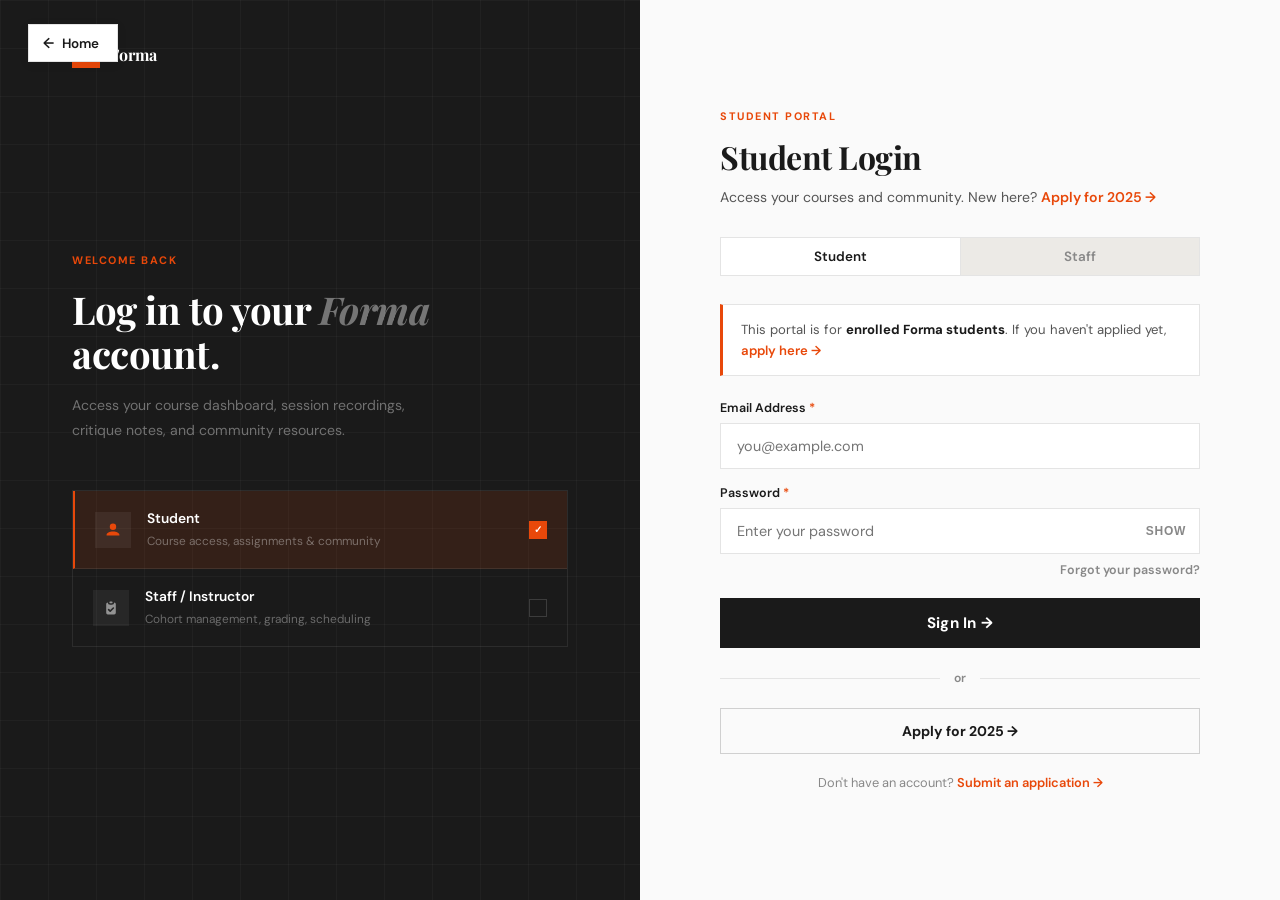
<file: login.html>
<!DOCTYPE html>
<html lang="en">
<head>
<meta charset="UTF-8">
<meta name="viewport" content="width=device-width, initial-scale=1.0">
<title>Log In — Forma Studio</title>
<link rel="preconnect" href="https://fonts.googleapis.com">
<link rel="preconnect" href="https://fonts.gstatic.com" crossorigin>
<link href="https://fonts.googleapis.com/css2?family=Playfair+Display:ital,wght@0,700;0,900;1,700&family=DM+Sans:wght@300;400;500;600;700&display=swap" rel="stylesheet">
<link rel="stylesheet" href="shared.css">
<style>
body { height: 100vh; overflow: hidden; display: flex; flex-direction: column; }

.page-wrap {
  flex: 1;
  display: grid;
  grid-template-columns: 1fr 1fr;
  height: 100vh;
}

/* LEFT */
.left-panel {
  background: var(--ink);
  padding: 0 72px;
  display: flex; flex-direction: column;
  justify-content: center;
  position: relative; overflow: hidden;
}

/* Geometric background lines */
.left-panel::before {
  content: '';
  position: absolute; inset: 0;
  background-image:
    linear-gradient(rgba(255,255,255,0.03) 1px, transparent 1px),
    linear-gradient(90deg, rgba(255,255,255,0.03) 1px, transparent 1px);
  background-size: 48px 48px;
}

.lp-logo {
  position: absolute; top: 40px; left: 72px;
  display: flex; align-items: center; gap: 10px;
  text-decoration: none;
}
.lp-logo-mark { width: 28px; height: 28px; background: var(--coral); display: flex; align-items: center; justify-content: center; }
.lp-logo-mark svg { width: 13px; height: 13px; fill: white; }
.lp-logo-text { font-family: 'Playfair Display', serif; font-weight: 700; font-size: 1rem; color: white; }

.lp-inner { position: relative; z-index: 1; }
.lp-eyebrow { font-size: 0.68rem; font-weight: 700; letter-spacing: 0.14em; text-transform: uppercase; color: var(--coral); margin-bottom: 20px; display: block; }
.lp-title {
  font-family: 'Playfair Display', serif;
  font-size: clamp(2rem, 3vw, 2.8rem);
  font-weight: 700; color: white;
  line-height: 1.15; margin-bottom: 18px; letter-spacing: -0.5px;
}
.lp-title em { font-style: italic; color: rgba(255,255,255,0.4); }
.lp-sub { font-size: 0.88rem; color: rgba(255,255,255,0.38); line-height: 1.75; margin-bottom: 48px; max-width: 340px; }

/* Role cards */
.role-cards { display: flex; flex-direction: column; gap: 0; border: 1px solid rgba(255,255,255,0.08); }
.role-card {
  display: flex; align-items: center; gap: 16px;
  padding: 18px 20px; cursor: pointer;
  border-bottom: 1px solid rgba(255,255,255,0.08);
  transition: background 0.18s;
}
.role-card:last-child { border-bottom: none; }
.role-card:hover { background: rgba(255,255,255,0.04); }
.role-card.selected { background: rgba(232,72,10,0.12); border-left: 2px solid var(--coral); }
.role-card-icon {
  width: 36px; height: 36px; background: rgba(255,255,255,0.06);
  display: flex; align-items: center; justify-content: center;
  flex-shrink: 0;
}
.role-card-icon svg { width: 16px; height: 16px; fill: rgba(255,255,255,0.5); }
.role-card.selected .role-card-icon svg { fill: var(--coral); }
.role-card-text strong { display: block; font-weight: 600; color: white; font-size: 0.86rem; margin-bottom: 2px; }
.role-card-text span { font-size: 0.74rem; color: rgba(255,255,255,0.35); }
.role-check {
  margin-left: auto; width: 18px; height: 18px;
  border: 1.5px solid rgba(255,255,255,0.15); flex-shrink: 0;
  display: flex; align-items: center; justify-content: center;
}
.role-card.selected .role-check { background: var(--coral); border-color: var(--coral); }
.role-card.selected .role-check::after { content: '✓'; font-size: 0.65rem; font-weight: 800; color: white; }

/* RIGHT */
.right-panel {
  background: var(--bg);
  padding: 0 80px;
  display: flex; flex-direction: column;
  justify-content: center; overflow-y: auto;
}

.form-eyebrow { font-size: 0.68rem; font-weight: 700; letter-spacing: 0.14em; text-transform: uppercase; color: var(--coral); margin-bottom: 12px; display: block; }
.form-title { font-family: 'Playfair Display', serif; font-size: 2rem; font-weight: 700; color: var(--ink); margin-bottom: 8px; letter-spacing: -0.5px; }
.form-sub { font-size: 0.88rem; color: var(--mid); line-height: 1.65; margin-bottom: 28px; }
.form-sub a { color: var(--coral); font-weight: 600; text-decoration: none; }

/* Role toggle */
.role-toggle {
  display: flex; gap: 0; background: var(--stone2);
  border: 1px solid var(--border); margin-bottom: 28px;
}
.role-btn {
  flex: 1; padding: 10px; background: transparent; border: none;
  font-family: 'DM Sans', sans-serif; font-weight: 600; font-size: 0.84rem;
  cursor: pointer; transition: all 0.18s; color: var(--soft);
  border-right: 1px solid var(--border);
}
.role-btn:last-child { border-right: none; }
.role-btn.active { background: white; color: var(--ink); }

/* Info box */
.info-box {
  background: white; border: 1px solid var(--border); border-left: 3px solid var(--coral);
  padding: 14px 18px; margin-bottom: 24px; display: flex; gap: 12px;
  font-size: 0.82rem; color: var(--mid); line-height: 1.6;
}
.info-box strong { color: var(--ink); }

.fg { margin-bottom: 16px; }
.fg label { display: block; font-weight: 600; font-size: 0.78rem; margin-bottom: 7px; color: var(--ink); }
.req { color: var(--coral); }
.fg input {
  width: 100%; padding: 13px 16px; border: 1.5px solid var(--border);
  font-family: 'DM Sans', sans-serif; font-size: 0.9rem; outline: none;
  transition: border-color 0.18s; background: white; color: var(--ink);
}
.fg input:focus { border-color: var(--ink); }
.pw-wrap { position: relative; }
.pw-wrap input { padding-right: 48px; }
.pw-toggle {
  position: absolute; right: 14px; top: 50%; transform: translateY(-50%);
  background: none; border: none; cursor: pointer; font-size: 0.75rem;
  font-weight: 700; color: var(--soft); letter-spacing: 0.06em; text-transform: uppercase;
  transition: color 0.18s;
}
.pw-toggle:hover { color: var(--ink); }

.forgot {
  display: block; text-align: right; font-size: 0.78rem; font-weight: 600;
  color: var(--soft); text-decoration: none; margin-top: -8px; margin-bottom: 20px;
  transition: color 0.18s;
}
.forgot:hover { color: var(--ink); }

.btn-signin {
  width: 100%; padding: 15px; background: var(--ink); color: white;
  font-family: 'DM Sans', sans-serif; font-weight: 700; font-size: 0.95rem;
  border: none; cursor: pointer; transition: background 0.2s; letter-spacing: 0.02em;
}
.btn-signin:hover { background: var(--coral); }

.divider { display: flex; align-items: center; gap: 14px; margin: 22px 0; font-size: 0.76rem; font-weight: 600; color: var(--soft); }
.divider::before, .divider::after { content: ''; flex: 1; height: 1px; background: var(--border); }

.btn-apply {
  width: 100%; padding: 13px; background: transparent; color: var(--ink);
  border: 1.5px solid var(--border2); font-family: 'DM Sans', sans-serif;
  font-weight: 700; font-size: 0.88rem; cursor: pointer; transition: all 0.2s;
  text-decoration: none; display: flex; align-items: center; justify-content: center; gap: 8px;
}
.btn-apply:hover { border-color: var(--ink); }

.form-footer { text-align: center; margin-top: 20px; font-size: 0.8rem; color: var(--soft); }
.form-footer a { color: var(--coral); font-weight: 600; text-decoration: none; }

@media (max-width: 900px) {
  body { overflow: auto; height: auto; }
  .page-wrap { grid-template-columns: 1fr; height: auto; }
  .left-panel { display: none; }
  .right-panel { padding: 100px 24px 60px; }
}
</style>
</head>
<body class="no-nav">

<a href="index.html" class="back-link">Home</a>

<div class="page-wrap">

  <!-- LEFT -->
  <div class="left-panel">
    <a class="lp-logo" href="index.html">
      <div class="lp-logo-mark"><svg viewBox="0 0 14 14"><polygon points="7,1 13,7 7,13 1,7"/></svg></div>
      <span class="lp-logo-text">Forma</span>
    </a>
    <div class="lp-inner">
      <span class="lp-eyebrow">Welcome Back</span>
      <div class="lp-title">Log in to your <em>Forma</em> account.</div>
      <p class="lp-sub">Access your course dashboard, session recordings, critique notes, and community resources.</p>
      <div class="role-cards">
        <div class="role-card selected" onclick="setRole('student', this)">
          <div class="role-card-icon"><svg viewBox="0 0 20 20"><path d="M10 10a4 4 0 100-8 4 4 0 000 8zm0 2c-4.42 0-8 1.79-8 4v1h16v-1c0-2.21-3.58-4-8-4z"/></svg></div>
          <div class="role-card-text"><strong>Student</strong><span>Course access, assignments & community</span></div>
          <div class="role-check"></div>
        </div>
        <div class="role-card" onclick="setRole('staff', this)">
          <div class="role-card-icon"><svg viewBox="0 0 20 20"><path d="M9 2a1 1 0 000 2h2a1 1 0 100-2H9z"/><path fill-rule="evenodd" d="M4 5a2 2 0 012-2 3 3 0 003 3h2a3 3 0 003-3 2 2 0 012 2v11a2 2 0 01-2 2H6a2 2 0 01-2-2V5zm9.707 5.707a1 1 0 00-1.414-1.414L9 12.586l-1.293-1.293a1 1 0 00-1.414 1.414l2 2a1 1 0 001.414 0l4-4z" clip-rule="evenodd"/></svg></div>
          <div class="role-card-text"><strong>Staff / Instructor</strong><span>Cohort management, grading, scheduling</span></div>
          <div class="role-check"></div>
        </div>
      </div>
    </div>
  </div>

  <!-- RIGHT -->
  <div class="right-panel">
    <div>
      <span class="form-eyebrow" id="formEyebrow">Student Portal</span>
      <h1 class="form-title" id="loginTitle">Student Login</h1>
      <p class="form-sub" id="loginSub">
        Access your courses and community. New here? <a href="register.html">Apply for 2025 →</a>
      </p>

      <div class="role-toggle">
        <button class="role-btn active" onclick="switchRole('student', this)">Student</button>
        <button class="role-btn" onclick="switchRole('staff', this)">Staff</button>
      </div>

      <div class="info-box" id="infoBox">
        <div>This portal is for <strong>enrolled Forma students</strong>. If you haven't applied yet, <a href="register.html" style="color:var(--coral);font-weight:600;text-decoration:none">apply here →</a></div>
      </div>

      <form onsubmit="handleLogin(event)" novalidate>
        <div class="fg">
          <label>Email Address <span class="req">*</span></label>
          <input type="email" placeholder="you@example.com" required id="emailInput">
        </div>
        <div class="fg">
          <label>Password <span class="req">*</span></label>
          <div class="pw-wrap">
            <input type="password" placeholder="Enter your password" required id="pwInput">
            <button type="button" class="pw-toggle" onclick="togglePw()" id="pwBtn">Show</button>
          </div>
        </div>
        <a href="#" class="forgot">Forgot your password?</a>
        <button type="submit" class="btn-signin">Sign In →</button>
      </form>

      <div class="divider">or</div>
      <a href="register.html" class="btn-apply">Apply for 2025 →</a>

      <p class="form-footer">
        Don't have an account? <a href="register.html">Submit an application →</a>
      </p>
    </div>
  </div>
</div>

<script src="shared.js"></script>
<script>
const roles = {
  student: {
    title:   'Student Login',
    eyebrow: 'Student Portal',
    sub:     'Access your courses and community. New here? <a href="register.html">Apply for 2025 →</a>',
    info:    'This portal is for <strong>enrolled Forma students</strong>. If you haven\'t applied yet, <a href="register.html" style="color:var(--coral);font-weight:600;text-decoration:none">apply here →</a>'
  },
  staff: {
    title:   'Staff Login',
    eyebrow: 'Staff Portal',
    sub:     'Access the instructor dashboard, cohort management, and scheduling tools.',
    info:    '<strong>Staff access only.</strong> Unauthorised login attempts are logged.'
  }
};

function switchRole(role, btn) {
  document.querySelectorAll('.role-btn').forEach(b => b.classList.remove('active'));
  btn.classList.add('active');
  const r = roles[role];
  document.getElementById('loginTitle').textContent = r.title;
  document.getElementById('formEyebrow').textContent = r.eyebrow;
  document.getElementById('loginSub').innerHTML = r.sub;
  document.getElementById('infoBox').innerHTML = '<div>' + r.info + '</div>';
}

function setRole(role, card) {
  document.querySelectorAll('.role-card').forEach(c => c.classList.remove('selected'));
  card.classList.add('selected');
  const btns = document.querySelectorAll('.role-btn');
  const idx = { student: 0, staff: 1 };
  btns.forEach(b => b.classList.remove('active'));
  btns[idx[role]].classList.add('active');
  switchRole(role, btns[idx[role]]);
}

let pwVisible = false;
function togglePw() {
  pwVisible = !pwVisible;
  document.getElementById('pwInput').type = pwVisible ? 'text' : 'password';
  document.getElementById('pwBtn').textContent = pwVisible ? 'Hide' : 'Show';
}

function handleLogin(e) {
  e.preventDefault();
  showToast('Signing you in…');
}
</script>
</body>
</html>
</file>
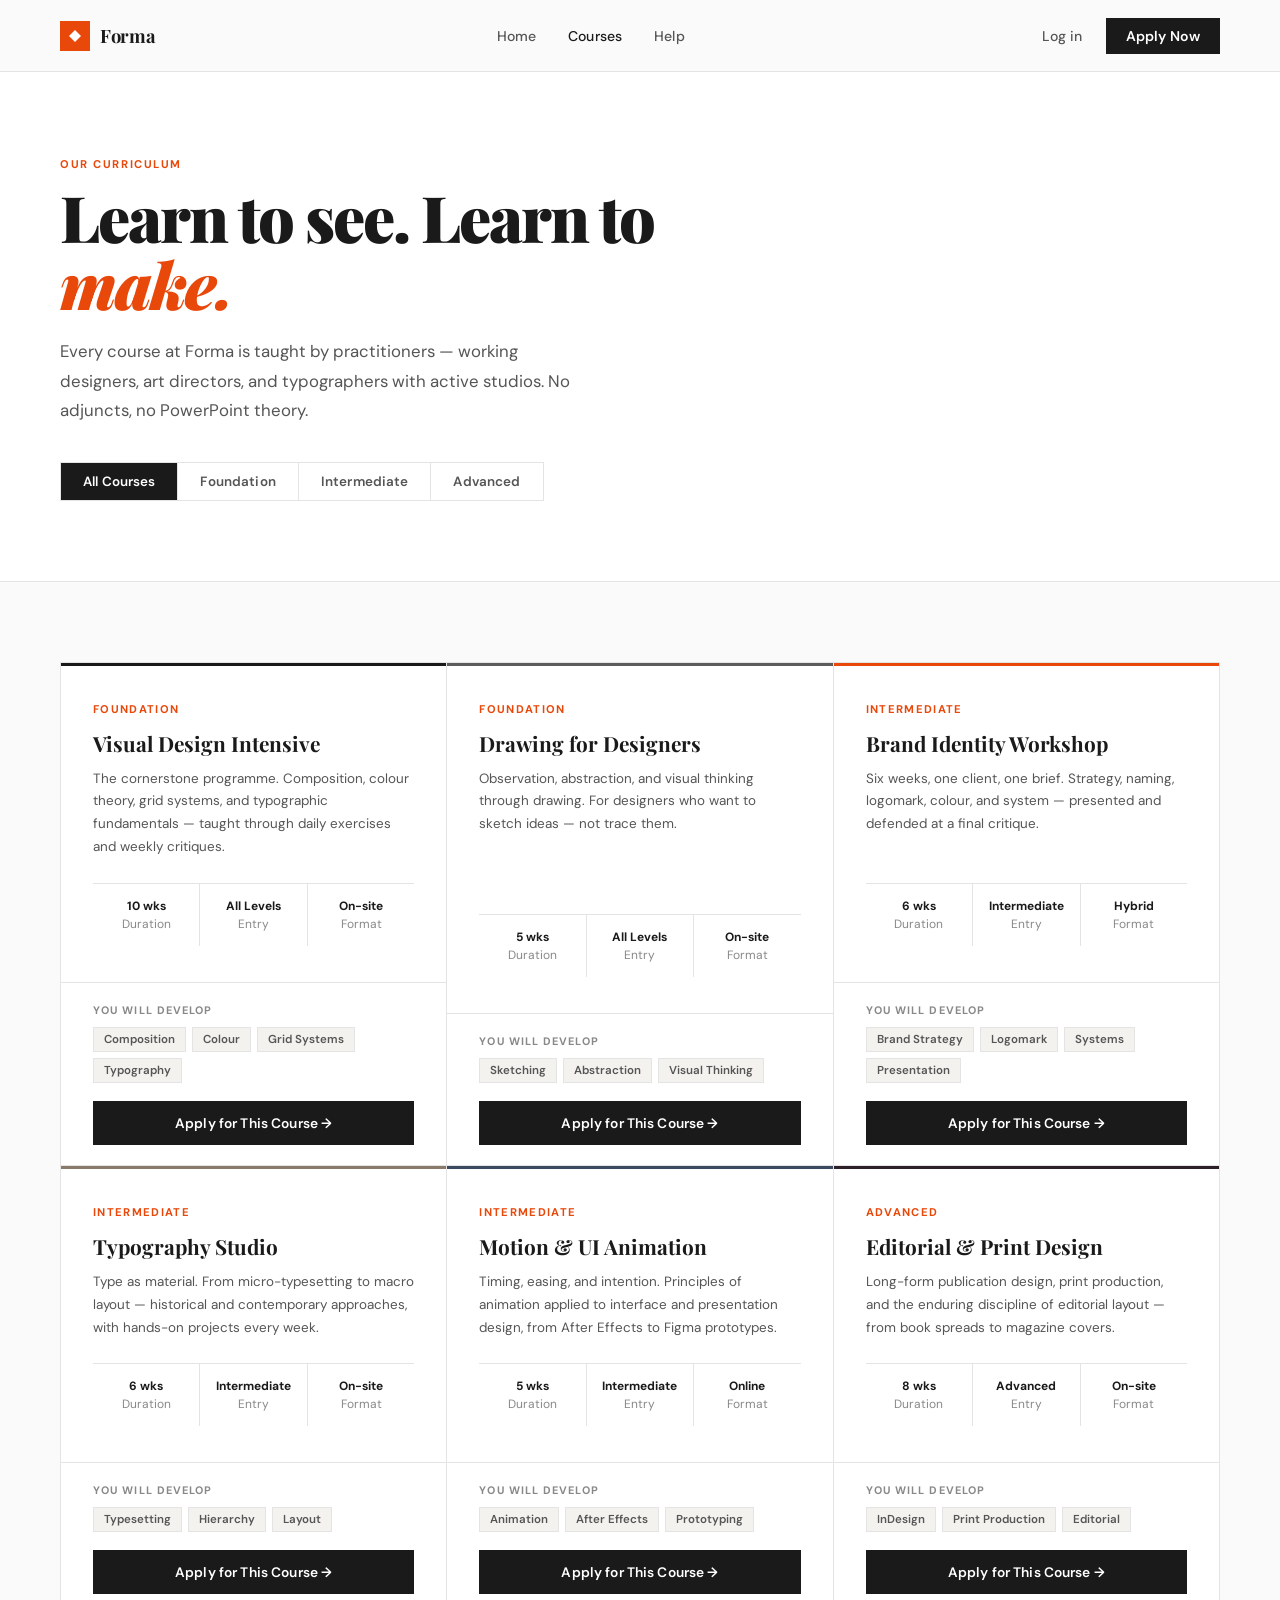
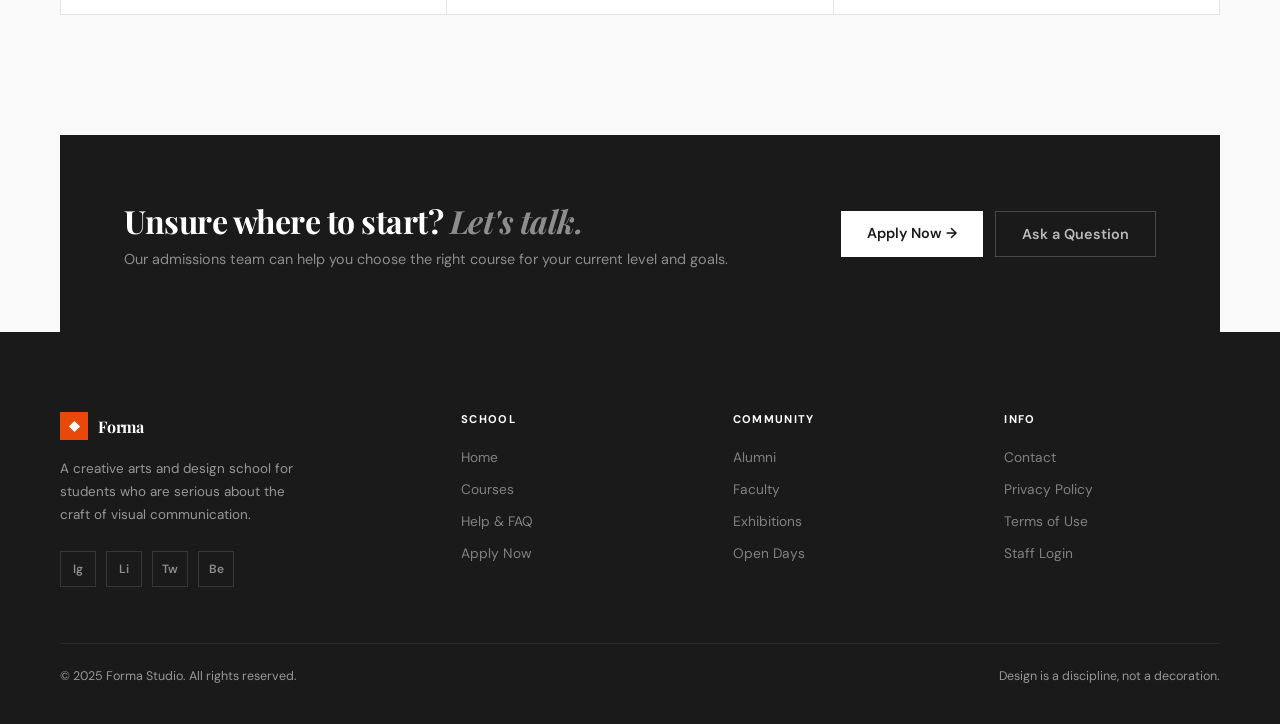
<file: program.html>
<!DOCTYPE html>
<html lang="en">
<head>
<meta charset="UTF-8">
<meta name="viewport" content="width=device-width, initial-scale=1.0">
<title>Courses — Forma Studio</title>
<link rel="preconnect" href="https://fonts.googleapis.com">
<link rel="preconnect" href="https://fonts.gstatic.com" crossorigin>
<link href="https://fonts.googleapis.com/css2?family=Playfair+Display:ital,wght@0,700;0,900;1,700&family=DM+Sans:wght@300;400;500;600;700&display=swap" rel="stylesheet">
<link rel="stylesheet" href="shared.css">
<style>

/* ── PAGE HERO ── */
.page-hero {
  padding: calc(var(--nav-h) + 80px) 40px 80px;
  background: white;
  border-bottom: 1px solid var(--border);
}
.page-hero-inner { max-width: var(--max); margin: 0 auto; }
.page-hero h1 {
  font-family: 'Playfair Display', serif;
  font-size: clamp(2.8rem, 5vw, 4.2rem);
  font-weight: 900; color: var(--ink);
  line-height: 1.05; letter-spacing: -2px;
  margin-bottom: 20px; max-width: 700px;
}
.page-hero h1 em { font-style: italic; color: var(--coral); }
.page-hero p {
  font-size: 1.05rem; color: var(--mid);
  line-height: 1.75; max-width: 520px; margin-bottom: 36px;
}

/* Filter tabs */
.filter-row { display: flex; gap: 0; border: 1.5px solid var(--border); display: inline-flex; }
.ftab {
  padding: 10px 22px; background: transparent;
  border: none; border-right: 1px solid var(--border);
  font-family: 'DM Sans', sans-serif; font-weight: 600;
  font-size: 0.84rem; cursor: pointer; transition: all 0.18s;
  color: var(--mid); letter-spacing: 0.01em;
}
.ftab:last-child { border-right: none; }
.ftab:hover { background: var(--stone); color: var(--ink); }
.ftab.active { background: var(--ink); color: white; }

/* ── PROGRAMS GRID ── */
.programs-section {
  padding: 80px 40px 120px;
  background: var(--bg);
}
.programs-inner { max-width: var(--max); margin: 0 auto; }
.prog-grid {
  display: grid; grid-template-columns: repeat(3, 1fr);
  gap: 1px; background: var(--border);
  border: 1px solid var(--border);
  margin-top: 0;
}
.prog-card {
  background: white;
  display: flex; flex-direction: column;
  transition: all 0.25s;
}
.prog-card:hover { background: var(--stone); }
.prog-card[style*="none"] { display: none !important; }

.prog-card-accent { height: 3px; width: 100%; }
.prog-card-body { padding: 36px 32px; flex: 1; display: flex; flex-direction: column; }
.prog-card-level {
  font-size: 0.7rem; font-weight: 700;
  letter-spacing: 0.12em; text-transform: uppercase;
  color: var(--coral); margin-bottom: 14px;
}
.prog-card-name {
  font-family: 'Playfair Display', serif;
  font-size: 1.3rem; font-weight: 700; color: var(--ink);
  margin-bottom: 12px; line-height: 1.25;
}
.prog-card-desc { font-size: 0.84rem; color: var(--mid); line-height: 1.7; flex: 1; margin-bottom: 24px; }
.prog-card-meta { display: flex; gap: 0; border-top: 1px solid var(--border); }
.prog-meta-item {
  flex: 1; padding: 14px 0; text-align: center;
  border-right: 1px solid var(--border);
  font-size: 0.75rem;
}
.prog-meta-item:last-child { border-right: none; }
.prog-meta-item strong { display: block; font-weight: 700; color: var(--ink); margin-bottom: 2px; }
.prog-meta-item span { color: var(--soft); font-weight: 400; }
.prog-card-footer { padding: 20px 32px; border-top: 1px solid var(--border); }
.prog-card-footer .skills-label { font-size: 0.68rem; font-weight: 700; letter-spacing: 0.1em; text-transform: uppercase; color: var(--soft); margin-bottom: 10px; }
.prog-skill-tags { display: flex; gap: 6px; flex-wrap: wrap; margin-bottom: 18px; }
.prog-skill-tag {
  padding: 4px 10px; background: var(--stone);
  border: 1px solid var(--border);
  font-size: 0.72rem; font-weight: 600; color: var(--mid);
}
.prog-cta {
  display: block; width: 100%; padding: 13px;
  background: var(--ink); color: white; text-align: center;
  font-family: 'DM Sans', sans-serif; font-weight: 600;
  font-size: 0.86rem; text-decoration: none; border: none; cursor: pointer;
  transition: background 0.2s; letter-spacing: 0.01em;
}
.prog-cta:hover { background: var(--coral); }

/* ── CTA BANNER ── */
.cta-banner {
  max-width: var(--max); margin: 0 auto;
  background: var(--ink); padding: 64px;
  display: flex; align-items: center; justify-content: space-between; gap: 40px;
}
.cta-banner-text h2 {
  font-family: 'Playfair Display', serif;
  font-size: 2rem; font-weight: 700; color: white;
  margin-bottom: 8px; letter-spacing: -0.5px;
}
.cta-banner-text h2 em { font-style: italic; color: rgba(255,255,255,0.5); }
.cta-banner-text p { font-size: 0.9rem; color: rgba(255,255,255,0.5); font-weight: 400; }
.cta-banner-btns { display: flex; gap: 12px; flex-shrink: 0; }
.btn-cta-p {
  padding: 13px 26px; background: white; color: var(--ink);
  font-family: 'DM Sans', sans-serif; font-weight: 600;
  font-size: 0.9rem; text-decoration: none; transition: all 0.2s; white-space: nowrap;
}
.btn-cta-p:hover { background: var(--coral); color: white; }
.btn-cta-g {
  padding: 13px 26px; background: transparent; color: rgba(255,255,255,0.7);
  border: 1.5px solid rgba(255,255,255,0.2);
  font-family: 'DM Sans', sans-serif; font-weight: 600;
  font-size: 0.9rem; text-decoration: none; transition: all 0.2s; white-space: nowrap;
}
.btn-cta-g:hover { border-color: rgba(255,255,255,0.5); color: white; }

@media (max-width: 960px) {
  .prog-grid { grid-template-columns: 1fr 1fr; }
  .page-hero { padding-left: 20px; padding-right: 20px; }
  .programs-section { padding-left: 20px; padding-right: 20px; }
}
@media (max-width: 640px) {
  .prog-grid { grid-template-columns: 1fr; }
  .cta-banner { flex-direction: column; padding: 40px 24px; }
  .cta-banner-btns { justify-content: flex-start; }
}
</style>
</head>
<body>

<!-- NAV -->
<nav>
  <div class="nav-inner">
    <a class="nav-logo" href="index.html">
      <div class="nav-logo-mark"><svg viewBox="0 0 14 14"><polygon points="7,1 13,7 7,13 1,7"/></svg></div>
      <span class="nav-logo-text">Forma</span>
    </a>
    <ul class="nav-links">
      <li><a href="index.html">Home</a></li>
      <li><a href="program.html" class="active">Courses</a></li>
      <li><a href="help.html">Help</a></li>
    </ul>
    <div class="nav-auth">
      <a class="nav-login" href="login.html">Log in</a>
      <a class="nav-reg" href="register.html">Apply Now</a>
    </div>
    <button class="nav-hamburger" aria-label="Menu"><span></span><span></span><span></span></button>
  </div>
</nav>

<!-- HERO -->
<section class="page-hero">
  <div class="page-hero-inner">
    <span class="eyebrow">Our Curriculum</span>
    <h1>Learn to see. Learn to <em>make.</em></h1>
    <p>Every course at Forma is taught by practitioners — working designers, art directors, and typographers with active studios. No adjuncts, no PowerPoint theory.</p>
    <div class="filter-row">
      <button class="ftab active" onclick="filterPrograms('all', this)">All Courses</button>
      <button class="ftab" onclick="filterPrograms('foundation', this)">Foundation</button>
      <button class="ftab" onclick="filterPrograms('intermediate', this)">Intermediate</button>
      <button class="ftab" onclick="filterPrograms('advanced', this)">Advanced</button>
    </div>
  </div>
</section>

<!-- PROGRAMS GRID -->
<section class="programs-section">
  <div class="programs-inner">
    <div class="prog-grid" id="progGrid">

      <div class="prog-card fade-up" data-level="foundation">
        <div class="prog-card-accent" style="background:var(--ink)"></div>
        <div class="prog-card-body">
          <div class="prog-card-level">Foundation</div>
          <div class="prog-card-name">Visual Design Intensive</div>
          <p class="prog-card-desc">The cornerstone programme. Composition, colour theory, grid systems, and typographic fundamentals — taught through daily exercises and weekly critiques.</p>
          <div class="prog-card-meta">
            <div class="prog-meta-item"><strong>10 wks</strong><span>Duration</span></div>
            <div class="prog-meta-item"><strong>All Levels</strong><span>Entry</span></div>
            <div class="prog-meta-item"><strong>On-site</strong><span>Format</span></div>
          </div>
        </div>
        <div class="prog-card-footer">
          <div class="skills-label">You will develop</div>
          <div class="prog-skill-tags">
            <span class="prog-skill-tag">Composition</span>
            <span class="prog-skill-tag">Colour</span>
            <span class="prog-skill-tag">Grid Systems</span>
            <span class="prog-skill-tag">Typography</span>
          </div>
          <a href="register.html" class="prog-cta">Apply for This Course →</a>
        </div>
      </div>

      <div class="prog-card fade-up" data-delay="80" data-level="foundation">
        <div class="prog-card-accent" style="background:#5c5c5c"></div>
        <div class="prog-card-body">
          <div class="prog-card-level">Foundation</div>
          <div class="prog-card-name">Drawing for Designers</div>
          <p class="prog-card-desc">Observation, abstraction, and visual thinking through drawing. For designers who want to sketch ideas — not trace them.</p>
          <div class="prog-card-meta">
            <div class="prog-meta-item"><strong>5 wks</strong><span>Duration</span></div>
            <div class="prog-meta-item"><strong>All Levels</strong><span>Entry</span></div>
            <div class="prog-meta-item"><strong>On-site</strong><span>Format</span></div>
          </div>
        </div>
        <div class="prog-card-footer">
          <div class="skills-label">You will develop</div>
          <div class="prog-skill-tags">
            <span class="prog-skill-tag">Sketching</span>
            <span class="prog-skill-tag">Abstraction</span>
            <span class="prog-skill-tag">Visual Thinking</span>
          </div>
          <a href="register.html" class="prog-cta">Apply for This Course →</a>
        </div>
      </div>

      <div class="prog-card fade-up" data-delay="160" data-level="intermediate">
        <div class="prog-card-accent" style="background:var(--coral)"></div>
        <div class="prog-card-body">
          <div class="prog-card-level">Intermediate</div>
          <div class="prog-card-name">Brand Identity Workshop</div>
          <p class="prog-card-desc">Six weeks, one client, one brief. Strategy, naming, logomark, colour, and system — presented and defended at a final critique.</p>
          <div class="prog-card-meta">
            <div class="prog-meta-item"><strong>6 wks</strong><span>Duration</span></div>
            <div class="prog-meta-item"><strong>Intermediate</strong><span>Entry</span></div>
            <div class="prog-meta-item"><strong>Hybrid</strong><span>Format</span></div>
          </div>
        </div>
        <div class="prog-card-footer">
          <div class="skills-label">You will develop</div>
          <div class="prog-skill-tags">
            <span class="prog-skill-tag">Brand Strategy</span>
            <span class="prog-skill-tag">Logomark</span>
            <span class="prog-skill-tag">Systems</span>
            <span class="prog-skill-tag">Presentation</span>
          </div>
          <a href="register.html" class="prog-cta">Apply for This Course →</a>
        </div>
      </div>

      <div class="prog-card fade-up" data-level="intermediate">
        <div class="prog-card-accent" style="background:#8a7a6a"></div>
        <div class="prog-card-body">
          <div class="prog-card-level">Intermediate</div>
          <div class="prog-card-name">Typography Studio</div>
          <p class="prog-card-desc">Type as material. From micro-typesetting to macro layout — historical and contemporary approaches, with hands-on projects every week.</p>
          <div class="prog-card-meta">
            <div class="prog-meta-item"><strong>6 wks</strong><span>Duration</span></div>
            <div class="prog-meta-item"><strong>Intermediate</strong><span>Entry</span></div>
            <div class="prog-meta-item"><strong>On-site</strong><span>Format</span></div>
          </div>
        </div>
        <div class="prog-card-footer">
          <div class="skills-label">You will develop</div>
          <div class="prog-skill-tags">
            <span class="prog-skill-tag">Typesetting</span>
            <span class="prog-skill-tag">Hierarchy</span>
            <span class="prog-skill-tag">Layout</span>
          </div>
          <a href="register.html" class="prog-cta">Apply for This Course →</a>
        </div>
      </div>

      <div class="prog-card fade-up" data-delay="80" data-level="intermediate">
        <div class="prog-card-accent" style="background:#3a4a60"></div>
        <div class="prog-card-body">
          <div class="prog-card-level">Intermediate</div>
          <div class="prog-card-name">Motion & UI Animation</div>
          <p class="prog-card-desc">Timing, easing, and intention. Principles of animation applied to interface and presentation design, from After Effects to Figma prototypes.</p>
          <div class="prog-card-meta">
            <div class="prog-meta-item"><strong>5 wks</strong><span>Duration</span></div>
            <div class="prog-meta-item"><strong>Intermediate</strong><span>Entry</span></div>
            <div class="prog-meta-item"><strong>Online</strong><span>Format</span></div>
          </div>
        </div>
        <div class="prog-card-footer">
          <div class="skills-label">You will develop</div>
          <div class="prog-skill-tags">
            <span class="prog-skill-tag">Animation</span>
            <span class="prog-skill-tag">After Effects</span>
            <span class="prog-skill-tag">Prototyping</span>
          </div>
          <a href="register.html" class="prog-cta">Apply for This Course →</a>
        </div>
      </div>

      <div class="prog-card fade-up" data-delay="160" data-level="advanced">
        <div class="prog-card-accent" style="background:#2d2028"></div>
        <div class="prog-card-body">
          <div class="prog-card-level">Advanced</div>
          <div class="prog-card-name">Editorial & Print Design</div>
          <p class="prog-card-desc">Long-form publication design, print production, and the enduring discipline of editorial layout — from book spreads to magazine covers.</p>
          <div class="prog-card-meta">
            <div class="prog-meta-item"><strong>8 wks</strong><span>Duration</span></div>
            <div class="prog-meta-item"><strong>Advanced</strong><span>Entry</span></div>
            <div class="prog-meta-item"><strong>On-site</strong><span>Format</span></div>
          </div>
        </div>
        <div class="prog-card-footer">
          <div class="skills-label">You will develop</div>
          <div class="prog-skill-tags">
            <span class="prog-skill-tag">InDesign</span>
            <span class="prog-skill-tag">Print Production</span>
            <span class="prog-skill-tag">Editorial</span>
          </div>
          <a href="register.html" class="prog-cta">Apply for This Course →</a>
        </div>
      </div>

    </div>
  </div>
</section>

<!-- CTA BANNER -->
<div class="cta-banner fade-up">
  <div class="cta-banner-text">
    <h2>Unsure where to start? <em>Let's talk.</em></h2>
    <p>Our admissions team can help you choose the right course for your current level and goals.</p>
  </div>
  <div class="cta-banner-btns">
    <a href="register.html" class="btn-cta-p">Apply Now →</a>
    <a href="help.html" class="btn-cta-g">Ask a Question</a>
  </div>
</div>

<!-- FOOTER -->
<footer>
  <div class="footer-inner">
    <div class="footer-brand">
      <a class="footer-logo" href="index.html">
        <div class="footer-logo-mark"><svg viewBox="0 0 14 14"><polygon points="7,1 13,7 7,13 1,7"/></svg></div>
        <span class="footer-logo-text">Forma</span>
      </a>
      <p class="footer-tagline">A creative arts and design school for students who are serious about the craft of visual communication.</p>
      <div class="footer-socials">
        <a class="social-btn" href="#" aria-label="Instagram">Ig</a>
        <a class="social-btn" href="#" aria-label="LinkedIn">Li</a>
        <a class="social-btn" href="#" aria-label="Twitter">Tw</a>
        <a class="social-btn" href="#" aria-label="Behance">Be</a>
      </div>
    </div>
    <div class="footer-col"><h4>School</h4><ul><li><a href="index.html">Home</a></li><li><a href="program.html">Courses</a></li><li><a href="help.html">Help & FAQ</a></li><li><a href="register.html">Apply Now</a></li></ul></div>
    <div class="footer-col"><h4>Community</h4><ul><li><a href="#">Alumni</a></li><li><a href="#">Faculty</a></li><li><a href="#">Exhibitions</a></li><li><a href="#">Open Days</a></li></ul></div>
    <div class="footer-col"><h4>Info</h4><ul><li><a href="help.html">Contact</a></li><li><a href="#">Privacy Policy</a></li><li><a href="#">Terms of Use</a></li><li><a href="login.html">Staff Login</a></li></ul></div>
  </div>
  <div class="footer-bottom">
    <span>© 2025 Forma Studio. All rights reserved.</span>
    <span>Design is a discipline, not a decoration.</span>
  </div>
</footer>

<script src="shared.js"></script>
<script>
function filterPrograms(level, btn) {
  document.querySelectorAll('.ftab').forEach(t => t.classList.remove('active'));
  btn.classList.add('active');
  document.querySelectorAll('.prog-card').forEach(card => {
    const show = level === 'all' || card.dataset.level === level;
    card.style.display = show ? '' : 'none';
  });
}
</script>
</body>
</html>
</file>
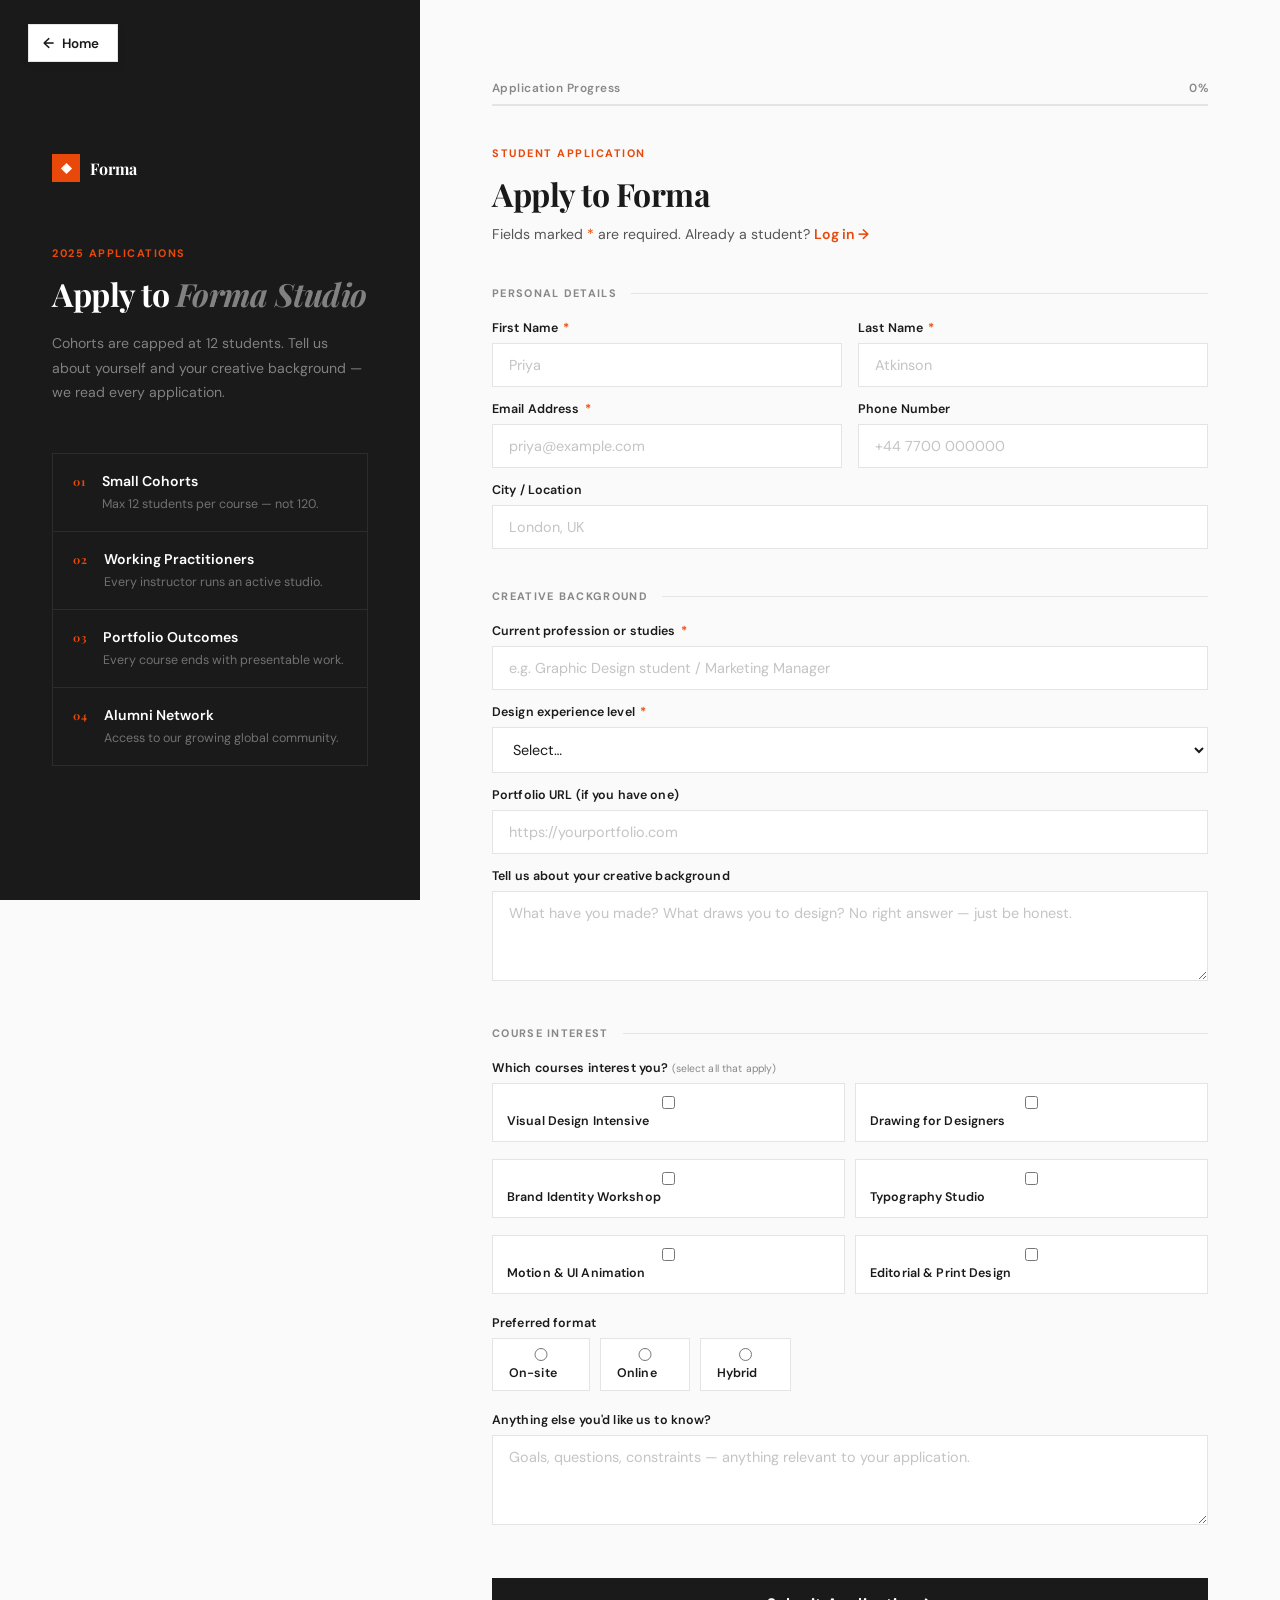
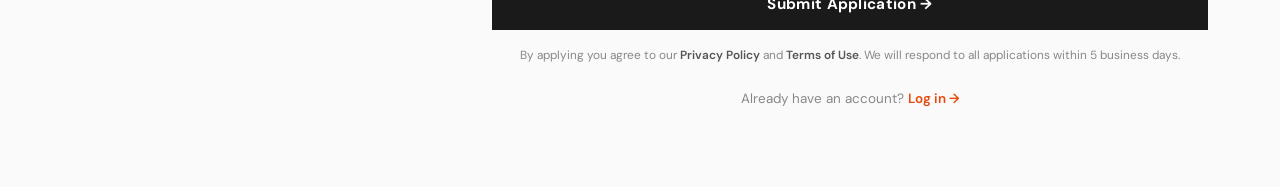
<file: register.html>
<!DOCTYPE html>
<html lang="en">
<head>
<meta charset="UTF-8">
<meta name="viewport" content="width=device-width, initial-scale=1.0">
<title>Apply — Forma Studio</title>
<link rel="preconnect" href="https://fonts.googleapis.com">
<link rel="preconnect" href="https://fonts.gstatic.com" crossorigin>
<link href="https://fonts.googleapis.com/css2?family=Playfair+Display:ital,wght@0,700;0,900;1,700&family=DM+Sans:wght@300;400;500;600;700&display=swap" rel="stylesheet">
<link rel="stylesheet" href="shared.css">
<style>
body { overflow-x: hidden; }

.page-wrap {
  display: grid;
  grid-template-columns: 420px 1fr;
  min-height: 100vh;
}

/* LEFT PANEL */
.left-panel {
  background: var(--ink);
  padding: 80px 52px 60px;
  display: flex; flex-direction: column;
  justify-content: center;
  position: sticky; top: 0; height: 100vh;
  overflow-y: auto;
}

.lp-logo {
  display: flex; align-items: center; gap: 10px;
  text-decoration: none; margin-bottom: 64px;
}
.lp-logo-mark {
  width: 28px; height: 28px; background: var(--coral);
  display: flex; align-items: center; justify-content: center;
}
.lp-logo-mark svg { width: 13px; height: 13px; fill: white; }
.lp-logo-text { font-family: 'Playfair Display', serif; font-weight: 700; font-size: 1rem; color: white; }

.lp-eyebrow {
  font-size: 0.68rem; font-weight: 700; letter-spacing: 0.14em;
  text-transform: uppercase; color: var(--coral); margin-bottom: 16px;
}
.lp-title {
  font-family: 'Playfair Display', serif;
  font-size: clamp(1.8rem, 2.5vw, 2.4rem);
  font-weight: 700; color: white;
  line-height: 1.15; margin-bottom: 18px; letter-spacing: -0.5px;
}
.lp-title em { font-style: italic; color: rgba(255,255,255,0.45); }
.lp-sub {
  font-size: 0.88rem; color: rgba(255,255,255,0.45);
  line-height: 1.75; margin-bottom: 48px;
}

.lp-features { display: flex; flex-direction: column; gap: 0; border: 1px solid rgba(255,255,255,0.08); }
.lp-feat {
  display: flex; align-items: flex-start; gap: 16px;
  padding: 18px 20px;
  border-bottom: 1px solid rgba(255,255,255,0.08);
  transition: background 0.2s;
}
.lp-feat:last-child { border-bottom: none; }
.lp-feat:hover { background: rgba(255,255,255,0.04); }
.lp-feat-num {
  font-family: 'Playfair Display', serif;
  font-size: 0.7rem; font-weight: 700; color: var(--coral);
  letter-spacing: 0.1em; flex-shrink: 0; margin-top: 2px;
}
.lp-feat-text strong { display: block; font-weight: 600; color: white; font-size: 0.88rem; margin-bottom: 2px; }
.lp-feat-text span   { font-size: 0.78rem; color: rgba(255,255,255,0.38); }

/* RIGHT PANEL */
.right-panel {
  background: var(--bg);
  padding: 80px 72px 80px;
  overflow-y: auto;
}

/* Progress */
.progress-wrap { margin-bottom: 40px; }
.progress-label {
  display: flex; justify-content: space-between;
  font-size: 0.74rem; font-weight: 600; color: var(--soft); margin-bottom: 8px;
  letter-spacing: 0.04em;
}
.progress-bar { height: 2px; background: var(--border); }
.progress-fill { height: 100%; background: var(--coral); transition: width 0.4s ease; }

.form-eyebrow { font-size: 0.68rem; font-weight: 700; letter-spacing: 0.14em; text-transform: uppercase; color: var(--coral); margin-bottom: 12px; display: block; }
.form-title { font-family: 'Playfair Display', serif; font-size: 2rem; font-weight: 700; color: var(--ink); margin-bottom: 8px; letter-spacing: -0.5px; }
.form-sub { font-size: 0.88rem; color: var(--mid); line-height: 1.65; margin-bottom: 40px; }
.form-sub a { color: var(--coral); font-weight: 600; text-decoration: none; }

/* Sections */
.form-section { margin-bottom: 40px; }
.section-divider {
  display: flex; align-items: center; gap: 14px; margin-bottom: 20px;
}
.section-divider-label {
  font-size: 0.68rem; font-weight: 700; letter-spacing: 0.12em;
  text-transform: uppercase; color: var(--soft); white-space: nowrap;
}
.section-divider-line { flex: 1; height: 1px; background: var(--border); }

.form-row { display: grid; grid-template-columns: 1fr 1fr; gap: 16px; }
.fg { margin-bottom: 14px; }
.fg label { display: block; font-weight: 600; font-size: 0.78rem; margin-bottom: 7px; color: var(--ink); letter-spacing: 0.01em; }
.req { color: var(--coral); margin-left: 2px; }
.fg input, .fg select, .fg textarea {
  width: 100%; padding: 12px 16px;
  border: 1.5px solid var(--border);
  font-family: 'DM Sans', sans-serif; font-size: 0.9rem; outline: none;
  transition: border-color 0.18s, box-shadow 0.18s;
  background: white; color: var(--ink); font-weight: 400;
  border-radius: 0;
}
.fg input::placeholder, .fg textarea::placeholder { color: rgba(85,85,85,0.35); }
.fg input:focus, .fg select:focus, .fg textarea:focus {
  border-color: var(--ink); box-shadow: 0 0 0 3px rgba(26,26,26,0.06);
}
.fg select { cursor: pointer; }
.fg textarea { resize: vertical; min-height: 90px; }

/* Radio / checkbox opts */
.opt-row { display: flex; gap: 10px; flex-wrap: wrap; }
.opt-item {
  display: flex; align-items: center; gap: 8px; cursor: pointer;
  padding: 9px 16px;
  border: 1.5px solid var(--border);
  background: white; transition: all 0.18s; font-weight: 500; font-size: 0.84rem; color: var(--mid);
}
.opt-item input { accent-color: var(--ink); }
.opt-item:has(input:checked) { border-color: var(--ink); color: var(--ink); background: var(--stone); }

/* Course checkboxes */
.course-grid { display: grid; grid-template-columns: 1fr 1fr; gap: 10px; }
.course-opt {
  display: flex; align-items: center; gap: 10px; cursor: pointer;
  padding: 12px 14px; border: 1.5px solid var(--border);
  background: white; transition: all 0.18s; font-weight: 500; font-size: 0.82rem; color: var(--mid);
}
.course-opt input { accent-color: var(--ink); flex-shrink: 0; }
.course-opt:has(input:checked) { border-color: var(--ink); color: var(--ink); background: var(--stone); }

.btn-submit {
  width: 100%; padding: 16px; margin-top: 8px;
  background: var(--ink); color: white;
  font-family: 'DM Sans', sans-serif; font-weight: 700; font-size: 0.95rem;
  border: none; cursor: pointer; transition: background 0.2s;
  letter-spacing: 0.02em;
}
.btn-submit:hover { background: var(--coral); }

.form-disclaimer {
  margin-top: 16px; font-size: 0.74rem; color: var(--soft); line-height: 1.65; text-align: center;
}
.form-disclaimer a { color: var(--mid); font-weight: 600; text-decoration: none; }

@media (max-width: 960px) {
  .page-wrap { grid-template-columns: 1fr; }
  .left-panel { display: none; }
  .right-panel { padding: 100px 24px 60px; }
  .form-row { grid-template-columns: 1fr; }
  .course-grid { grid-template-columns: 1fr; }
}
</style>
</head>
<body class="no-nav">

<a href="index.html" class="back-link">Home</a>

<div class="page-wrap">

  <!-- LEFT -->
  <div class="left-panel">
    <a class="lp-logo" href="index.html">
      <div class="lp-logo-mark"><svg viewBox="0 0 14 14"><polygon points="7,1 13,7 7,13 1,7"/></svg></div>
      <span class="lp-logo-text">Forma</span>
    </a>
    <div class="lp-eyebrow">2025 Applications</div>
    <div class="lp-title">Apply to <em>Forma Studio</em></div>
    <p class="lp-sub">Cohorts are capped at 12 students. Tell us about yourself and your creative background — we read every application.</p>
    <div class="lp-features">
      <div class="lp-feat">
        <div class="lp-feat-num">01</div>
        <div class="lp-feat-text"><strong>Small Cohorts</strong><span>Max 12 students per course — not 120.</span></div>
      </div>
      <div class="lp-feat">
        <div class="lp-feat-num">02</div>
        <div class="lp-feat-text"><strong>Working Practitioners</strong><span>Every instructor runs an active studio.</span></div>
      </div>
      <div class="lp-feat">
        <div class="lp-feat-num">03</div>
        <div class="lp-feat-text"><strong>Portfolio Outcomes</strong><span>Every course ends with presentable work.</span></div>
      </div>
      <div class="lp-feat">
        <div class="lp-feat-num">04</div>
        <div class="lp-feat-text"><strong>Alumni Network</strong><span>Access to our growing global community.</span></div>
      </div>
    </div>
  </div>

  <!-- RIGHT -->
  <div class="right-panel">
    <div class="progress-wrap">
      <div class="progress-label">
        <span>Application Progress</span>
        <span id="progressPct">0%</span>
      </div>
      <div class="progress-bar"><div class="progress-fill" id="progressFill" style="width:0%"></div></div>
    </div>

    <span class="form-eyebrow">Student Application</span>
    <h1 class="form-title">Apply to Forma</h1>
    <p class="form-sub">Fields marked <span style="color:var(--coral)">*</span> are required. Already a student? <a href="login.html">Log in →</a></p>

    <form id="regForm" onsubmit="handleSubmit(event)" novalidate>

      <!-- PERSONAL -->
      <div class="form-section">
        <div class="section-divider">
          <span class="section-divider-label">Personal Details</span>
          <div class="section-divider-line"></div>
        </div>
        <div class="form-row">
          <div class="fg"><label>First Name <span class="req">*</span></label><input type="text" placeholder="Priya" required></div>
          <div class="fg"><label>Last Name <span class="req">*</span></label><input type="text" placeholder="Atkinson" required></div>
        </div>
        <div class="form-row">
          <div class="fg"><label>Email Address <span class="req">*</span></label><input type="email" placeholder="priya@example.com" required></div>
          <div class="fg"><label>Phone Number</label><input type="tel" placeholder="+44 7700 000000"></div>
        </div>
        <div class="fg"><label>City / Location</label><input type="text" placeholder="London, UK"></div>
      </div>

      <!-- BACKGROUND -->
      <div class="form-section">
        <div class="section-divider">
          <span class="section-divider-label">Creative Background</span>
          <div class="section-divider-line"></div>
        </div>
        <div class="fg">
          <label>Current profession or studies <span class="req">*</span></label>
          <input type="text" placeholder="e.g. Graphic Design student / Marketing Manager" required>
        </div>
        <div class="fg">
          <label>Design experience level <span class="req">*</span></label>
          <select required>
            <option value="">Select…</option>
            <option>No experience — complete beginner</option>
            <option>Some exposure (self-taught, hobbyist)</option>
            <option>1–2 years practice</option>
            <option>3+ years professional experience</option>
          </select>
        </div>
        <div class="fg"><label>Portfolio URL (if you have one)</label><input type="url" placeholder="https://yourportfolio.com"></div>
        <div class="fg">
          <label>Tell us about your creative background</label>
          <textarea placeholder="What have you made? What draws you to design? No right answer — just be honest."></textarea>
        </div>
      </div>

      <!-- COURSE INTEREST -->
      <div class="form-section">
        <div class="section-divider">
          <span class="section-divider-label">Course Interest</span>
          <div class="section-divider-line"></div>
        </div>
        <div class="fg">
          <label>Which courses interest you? <small style="color:var(--soft);font-weight:400">(select all that apply)</small></label>
          <div class="course-grid">
            <label class="course-opt"><input type="checkbox"> Visual Design Intensive</label>
            <label class="course-opt"><input type="checkbox"> Drawing for Designers</label>
            <label class="course-opt"><input type="checkbox"> Brand Identity Workshop</label>
            <label class="course-opt"><input type="checkbox"> Typography Studio</label>
            <label class="course-opt"><input type="checkbox"> Motion & UI Animation</label>
            <label class="course-opt"><input type="checkbox"> Editorial & Print Design</label>
          </div>
        </div>
        <div class="fg">
          <label>Preferred format</label>
          <div class="opt-row">
            <label class="opt-item"><input type="radio" name="format" value="onsite"> On-site</label>
            <label class="opt-item"><input type="radio" name="format" value="online"> Online</label>
            <label class="opt-item"><input type="radio" name="format" value="hybrid"> Hybrid</label>
          </div>
        </div>
        <div class="fg">
          <label>Anything else you'd like us to know?</label>
          <textarea placeholder="Goals, questions, constraints — anything relevant to your application."></textarea>
        </div>
      </div>

      <button type="submit" class="btn-submit">Submit Application →</button>

      <p class="form-disclaimer">
        By applying you agree to our <a href="#">Privacy Policy</a> and <a href="#">Terms of Use</a>.
        We will respond to all applications within 5 business days.
      </p>
    </form>

    <p style="text-align:center;margin-top:24px;font-size:0.84rem;color:var(--soft)">Already have an account? <a href="login.html" style="color:var(--coral);font-weight:600;text-decoration:none">Log in →</a></p>
  </div>
</div>

<script src="shared.js"></script>
<script>
const form = document.getElementById('regForm');
const fill = document.getElementById('progressFill');
const pct  = document.getElementById('progressPct');
const required = form.querySelectorAll('[required]');

function updateProgress() {
  let filled = 0;
  required.forEach(el => { if (el.value && el.value.trim()) filled++; });
  const percent = Math.round((filled / required.length) * 100);
  fill.style.width = percent + '%';
  pct.textContent  = percent + '%';
}
form.addEventListener('input', updateProgress);
form.addEventListener('change', updateProgress);

function handleSubmit(e) {
  e.preventDefault();
  showToast('Application submitted — we will be in touch within 5 business days.');
}
</script>
</body>
</html>
</file>
<file: shared.css>
/* ═══════════════════════════════════════════════════
   FORMA STUDIO — shared.css
   Design tokens, layout, nav & footer
═══════════════════════════════════════════════════ */

/* ── DESIGN TOKENS ── */
:root {
  --ink:      #1a1a1a;
  --ink2:     #2e2e2e;
  --mid:      #555555;
  --soft:     #888888;
  --border:   #e4e4e4;
  --border2:  #d0d0d0;
  --bg:       #fafafa;
  --surface:  #ffffff;
  --coral:    #E8480A;
  --coral2:   #c93d07;
  --coral-t:  rgba(232,72,10,0.08);
  --coral-t2: rgba(232,72,10,0.14);
  --stone:    #f4f2ef;
  --stone2:   #eceae6;
  --r:        10px;
  --rl:       18px;
  --max:      1160px;
  --nav-h:    72px;
}

/* ── RESET ── */
*, *::before, *::after { margin: 0; padding: 0; box-sizing: border-box; }
html { scroll-behavior: smooth; }
body {
  font-family: 'DM Sans', sans-serif;
  background: var(--bg);
  color: var(--ink);
  overflow-x: hidden;
  -webkit-font-smoothing: antialiased;
}

/* ══════════════════════════════════════════════
   NAVBAR
══════════════════════════════════════════════ */
nav {
  position: fixed;
  top: 0; left: 0; right: 0;
  z-index: 1000;
  height: var(--nav-h);
  background: rgba(250,250,250,0.92);
  backdrop-filter: blur(16px);
  -webkit-backdrop-filter: blur(16px);
  border-bottom: 1px solid var(--border);
  display: flex;
  align-items: center;
  padding: 0 40px;
  transition: box-shadow 0.3s;
}
nav.scrolled { box-shadow: 0 2px 20px rgba(0,0,0,0.06); }
body.no-nav nav { display: none !important; }

.nav-inner {
  width: 100%; max-width: var(--max);
  margin: 0 auto;
  display: flex; align-items: center;
  justify-content: space-between;
}

.nav-logo {
  display: flex; align-items: center; gap: 10px;
  text-decoration: none; color: var(--ink);
}
.nav-logo-mark {
  width: 30px; height: 30px;
  background: var(--coral);
  display: flex; align-items: center; justify-content: center;
  flex-shrink: 0;
}
.nav-logo-mark svg { width: 14px; height: 14px; fill: white; }
.nav-logo-text {
  font-family: 'Playfair Display', serif;
  font-size: 1.15rem;
  font-weight: 700;
  letter-spacing: -0.3px;
}

.nav-links {
  display: flex; align-items: center;
  gap: 0; list-style: none;
}
.nav-links a {
  text-decoration: none;
  font-weight: 500; font-size: 0.88rem;
  color: var(--mid);
  padding: 6px 16px;
  transition: color 0.15s;
  letter-spacing: 0.01em;
}
.nav-links a:hover,
.nav-links a.active { color: var(--ink); }

.nav-auth {
  display: flex; align-items: center; gap: 8px;
}
.nav-login {
  text-decoration: none;
  font-weight: 500; font-size: 0.88rem;
  color: var(--mid);
  padding: 8px 16px;
  transition: color 0.15s;
}
.nav-login:hover { color: var(--ink); }
.nav-reg {
  background: var(--ink);
  color: white;
  padding: 9px 20px;
  font-weight: 600; font-size: 0.88rem;
  text-decoration: none;
  transition: background 0.2s;
  letter-spacing: 0.01em;
}
.nav-reg:hover { background: var(--coral); }

.nav-hamburger {
  display: none;
  flex-direction: column; gap: 5px;
  background: none; border: none; cursor: pointer; padding: 6px;
}
.nav-hamburger span {
  width: 22px; height: 1.5px;
  background: var(--ink); display: block; transition: all 0.3s;
}

/* ── BACK LINK (auth pages) ── */
.back-link {
  position: fixed; top: 24px; left: 28px; z-index: 200;
  display: inline-flex; align-items: center; gap: 8px;
  padding: 9px 18px 9px 14px;
  background: white;
  border: 1px solid var(--border);
  text-decoration: none;
  font-size: 0.84rem; font-weight: 600; color: var(--ink);
  box-shadow: 0 2px 12px rgba(0,0,0,0.06);
  transition: all 0.2s;
}
.back-link:hover { box-shadow: 0 4px 20px rgba(0,0,0,0.1); transform: translateX(-2px); }
.back-link::before { content: '←'; font-size: 0.9rem; }

/* ══════════════════════════════════════════════
   FOOTER
══════════════════════════════════════════════ */
footer {
  background: var(--ink);
  color: rgba(255,255,255,0.55);
  padding: 80px 40px 40px;
}
.footer-inner {
  max-width: var(--max); margin: 0 auto;
  display: grid;
  grid-template-columns: 1.6fr 1fr 1fr 1fr;
  gap: 56px;
}
.footer-brand .footer-logo {
  display: flex; align-items: center; gap: 10px;
  margin-bottom: 18px; text-decoration: none;
}
.footer-logo-mark {
  width: 28px; height: 28px;
  background: var(--coral);
  display: flex; align-items: center; justify-content: center;
  flex-shrink: 0;
}
.footer-logo-mark svg { width: 13px; height: 13px; fill: white; }
.footer-logo-text {
  font-family: 'Playfair Display', serif;
  font-weight: 700; font-size: 1rem;
  color: white; letter-spacing: -0.2px;
}
.footer-tagline {
  font-size: 0.84rem; line-height: 1.7;
  margin-bottom: 24px; max-width: 240px;
}
.footer-socials { display: flex; gap: 10px; }
.social-btn {
  width: 36px; height: 36px;
  border: 1px solid rgba(255,255,255,0.12);
  display: flex; align-items: center; justify-content: center;
  text-decoration: none; transition: all 0.2s;
  color: rgba(255,255,255,0.5); font-size: 0.75rem; font-weight: 600;
}
.social-btn:hover { border-color: rgba(255,255,255,0.3); color: white; }
.footer-col h4 {
  font-size: 0.7rem; font-weight: 700; letter-spacing: 0.12em;
  text-transform: uppercase; color: white; margin-bottom: 20px;
}
.footer-col ul { list-style: none; }
.footer-col ul li { margin-bottom: 11px; }
.footer-col ul a {
  text-decoration: none; font-size: 0.86rem; font-weight: 400;
  color: rgba(255,255,255,0.45); transition: color 0.2s;
}
.footer-col ul a:hover { color: white; }
.footer-bottom {
  max-width: var(--max); margin: 56px auto 0;
  padding-top: 24px;
  border-top: 1px solid rgba(255,255,255,0.08);
  display: flex; align-items: center; justify-content: space-between;
  font-size: 0.78rem; gap: 16px; flex-wrap: wrap;
}

/* ══════════════════════════════════════════════
   SHARED UTILITIES
══════════════════════════════════════════════ */
.eyebrow {
  display: inline-block;
  font-size: 0.7rem; font-weight: 700;
  letter-spacing: 0.14em; text-transform: uppercase;
  color: var(--coral); margin-bottom: 12px;
}
.section-h {
  font-family: 'Playfair Display', serif;
  font-size: clamp(2rem, 3.5vw, 2.8rem);
  font-weight: 700; color: var(--ink);
  line-height: 1.15; letter-spacing: -0.5px;
}
.section-p {
  font-size: 1rem; color: var(--mid);
  line-height: 1.75; font-weight: 400;
}

/* Fade-up animation */
.fade-up {
  opacity: 0; transform: translateY(24px);
  transition: opacity 0.6s ease, transform 0.6s ease;
}
.fade-up.visible { opacity: 1; transform: translateY(0); }

/* ══════════════════════════════════════════════
   RESPONSIVE
══════════════════════════════════════════════ */
@media (max-width: 960px) {
  nav { padding: 0 20px; }
  .nav-links { display: none; }
  .nav-hamburger { display: flex; }
  .nav-links.open {
    display: flex; flex-direction: column;
    position: fixed; top: var(--nav-h);
    left: 0; right: 0;
    background: white;
    border-bottom: 1px solid var(--border);
    padding: 16px 24px 24px;
    z-index: 999; gap: 4px;
    box-shadow: 0 8px 32px rgba(0,0,0,0.08);
  }
  .nav-links.open a { padding: 10px 0; font-size: 1rem; }
}

@media (max-width: 700px) {
  .footer-inner { grid-template-columns: 1fr 1fr; gap: 36px; }
  .footer-brand { grid-column: 1 / -1; }
}
</file>
